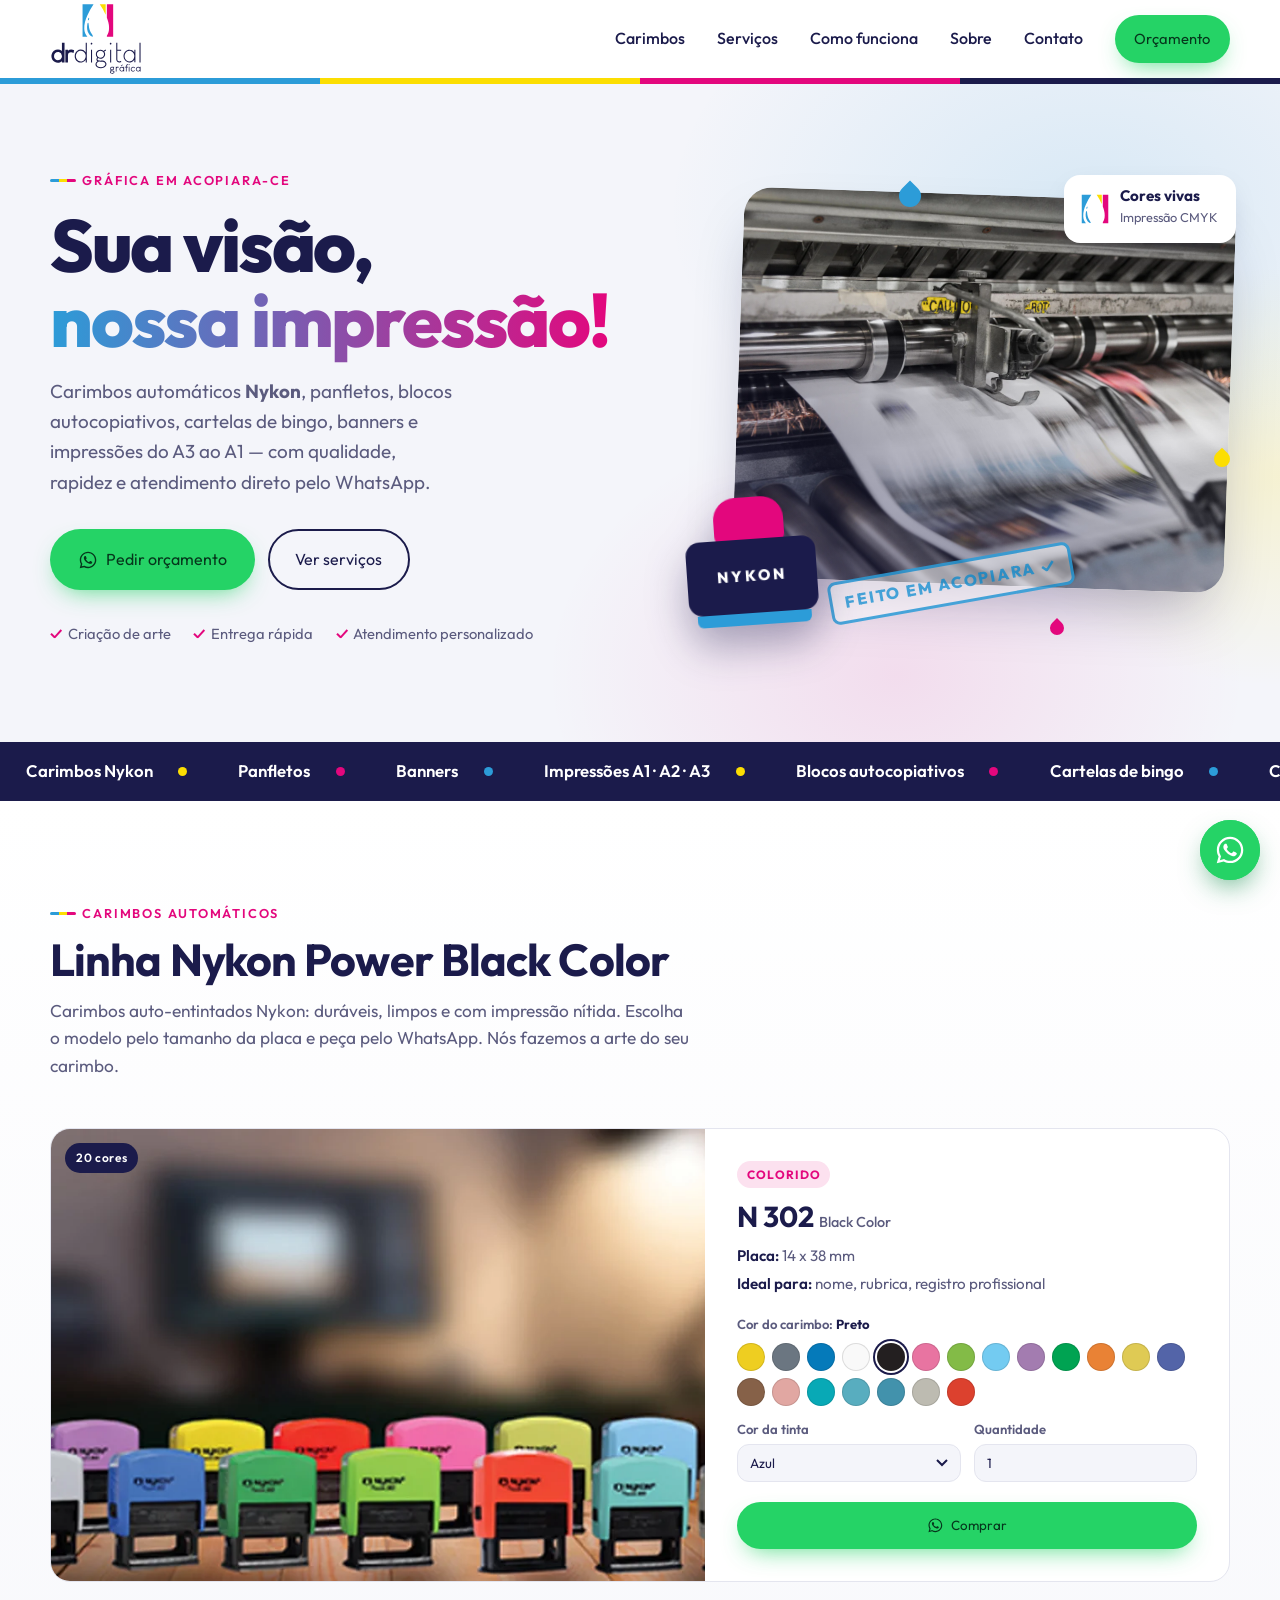
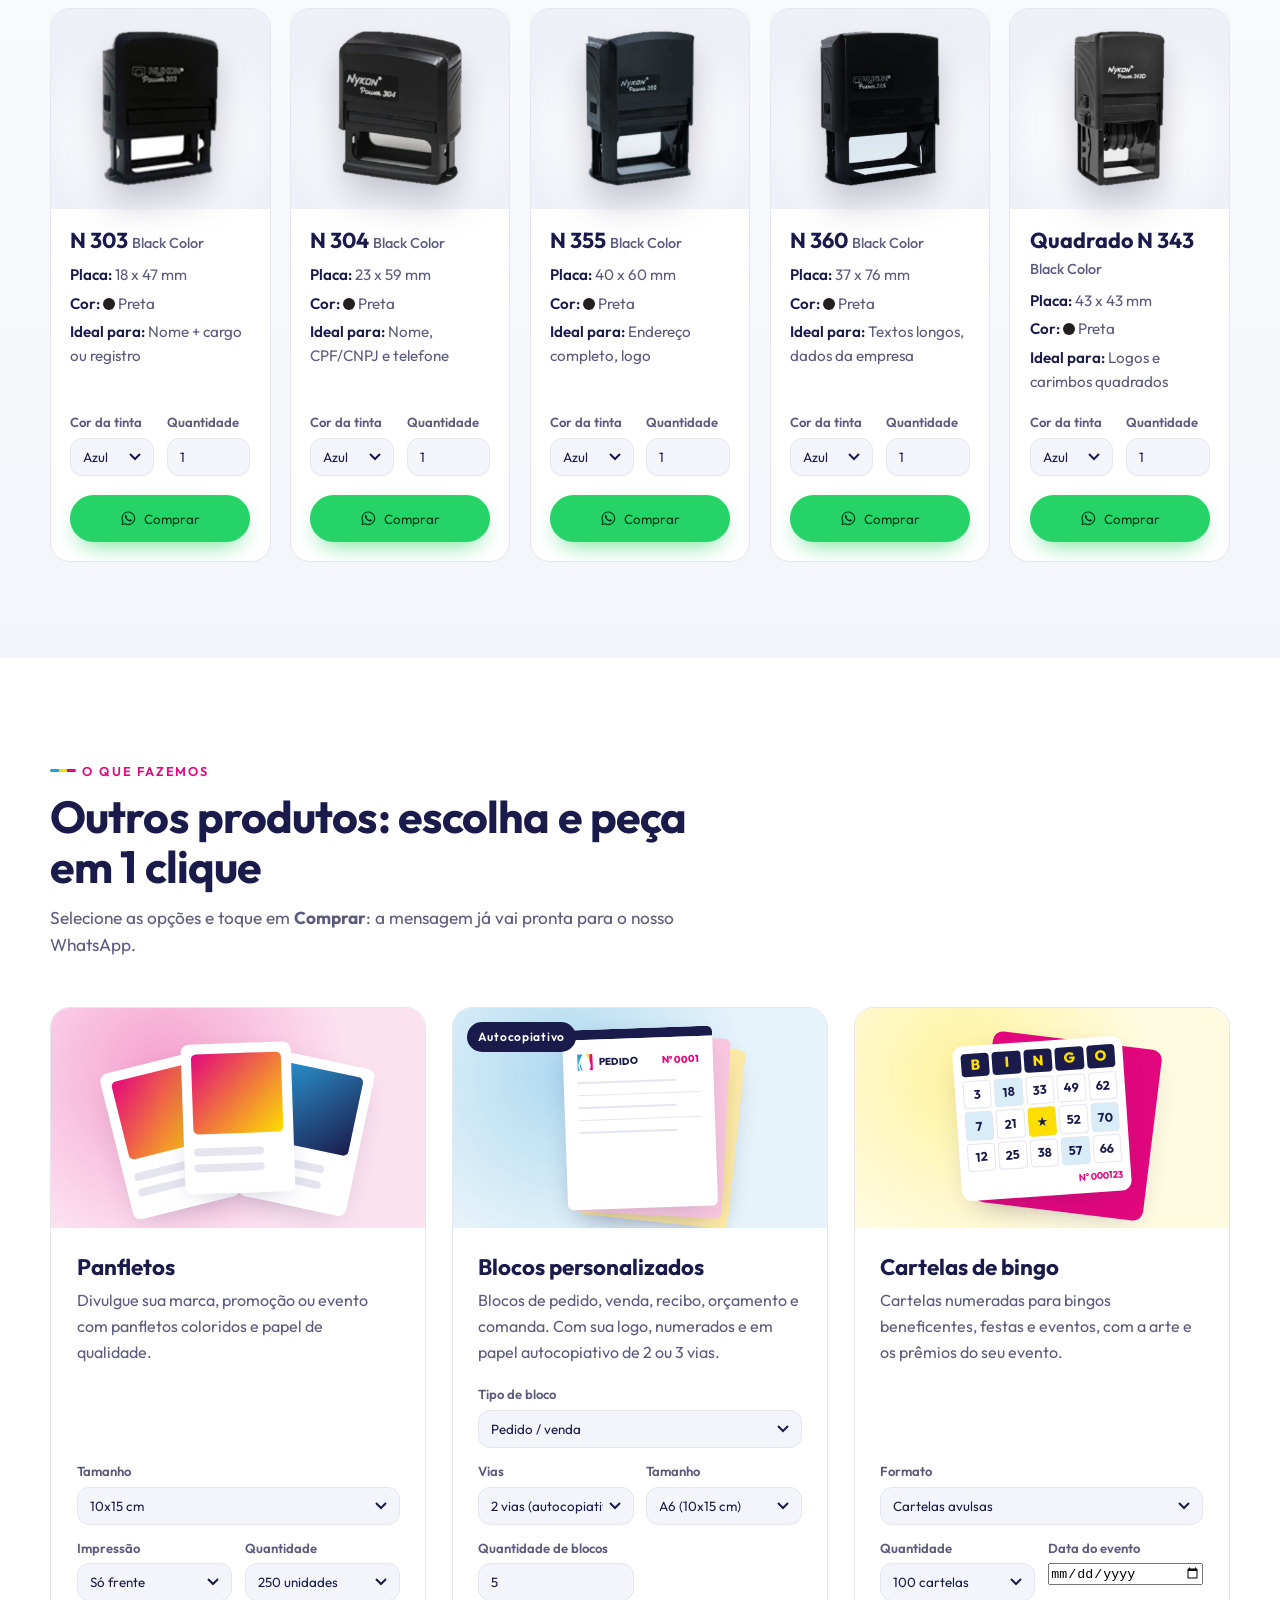
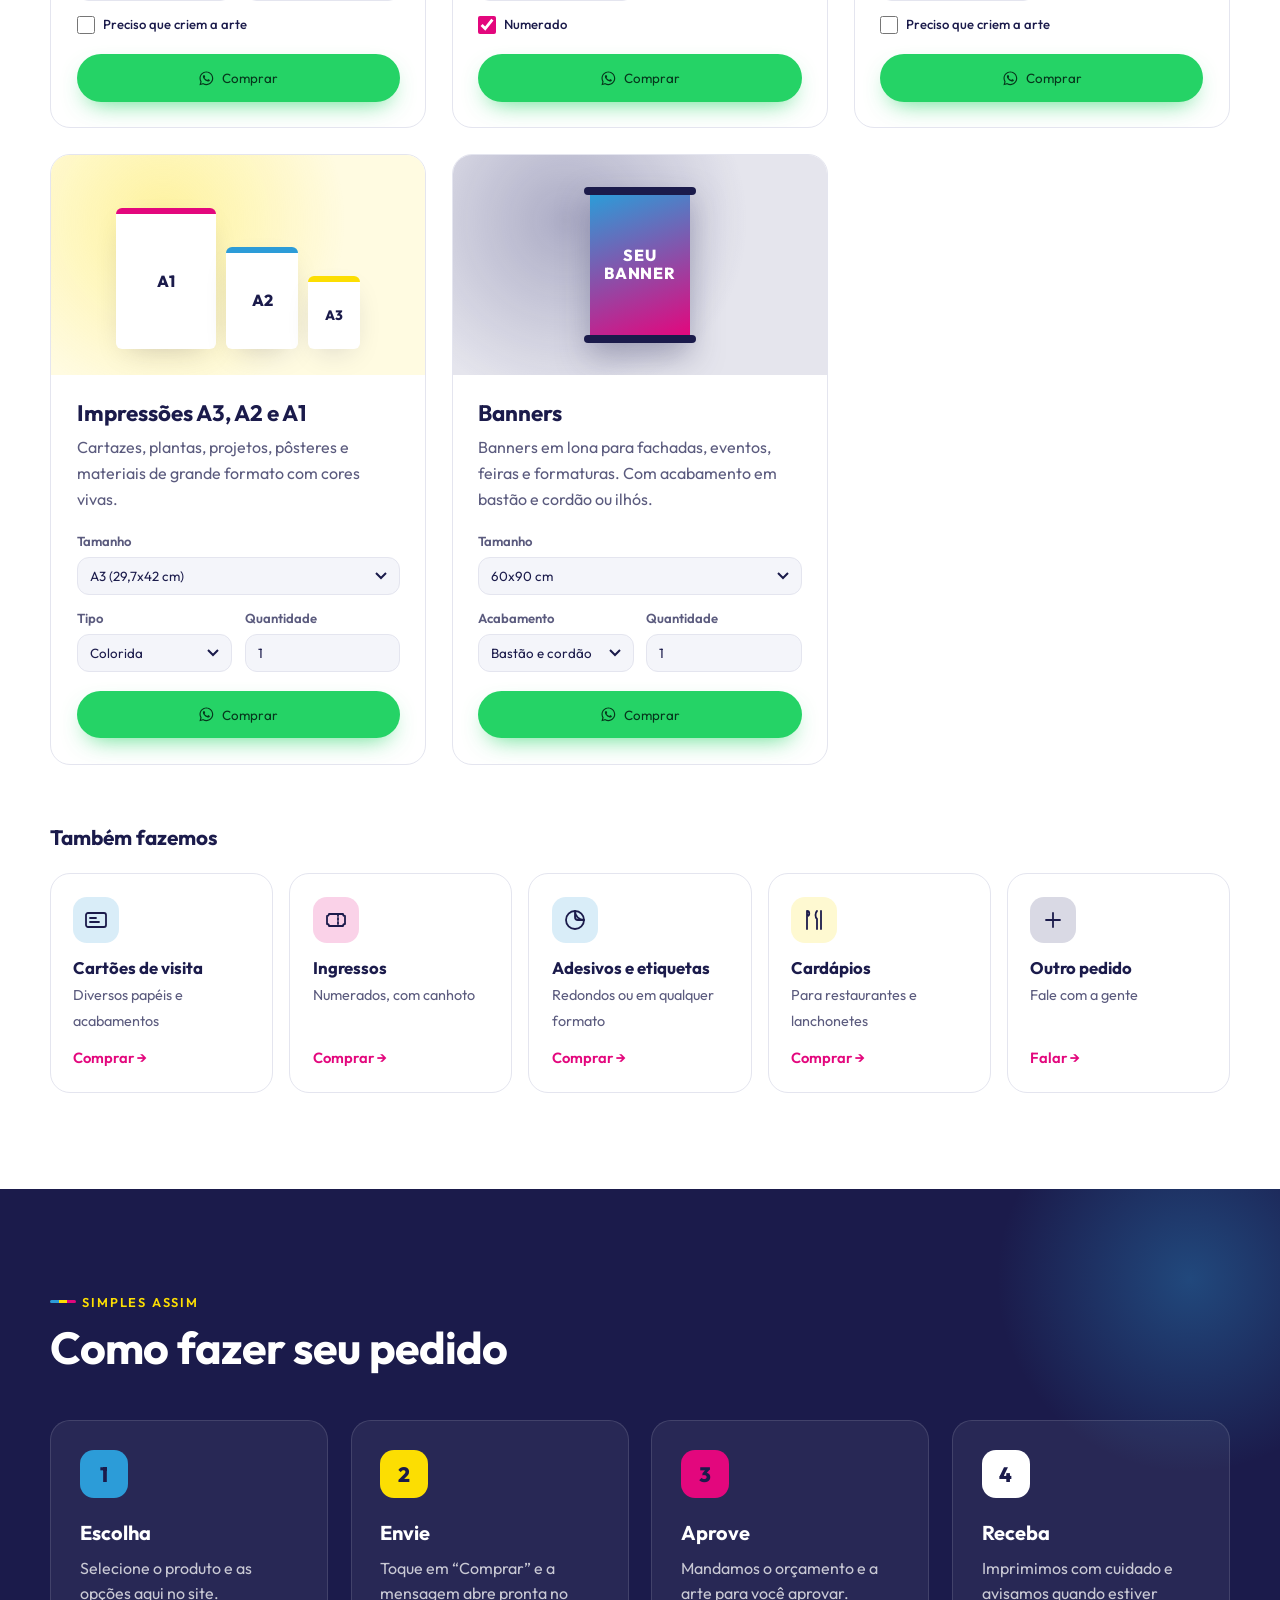
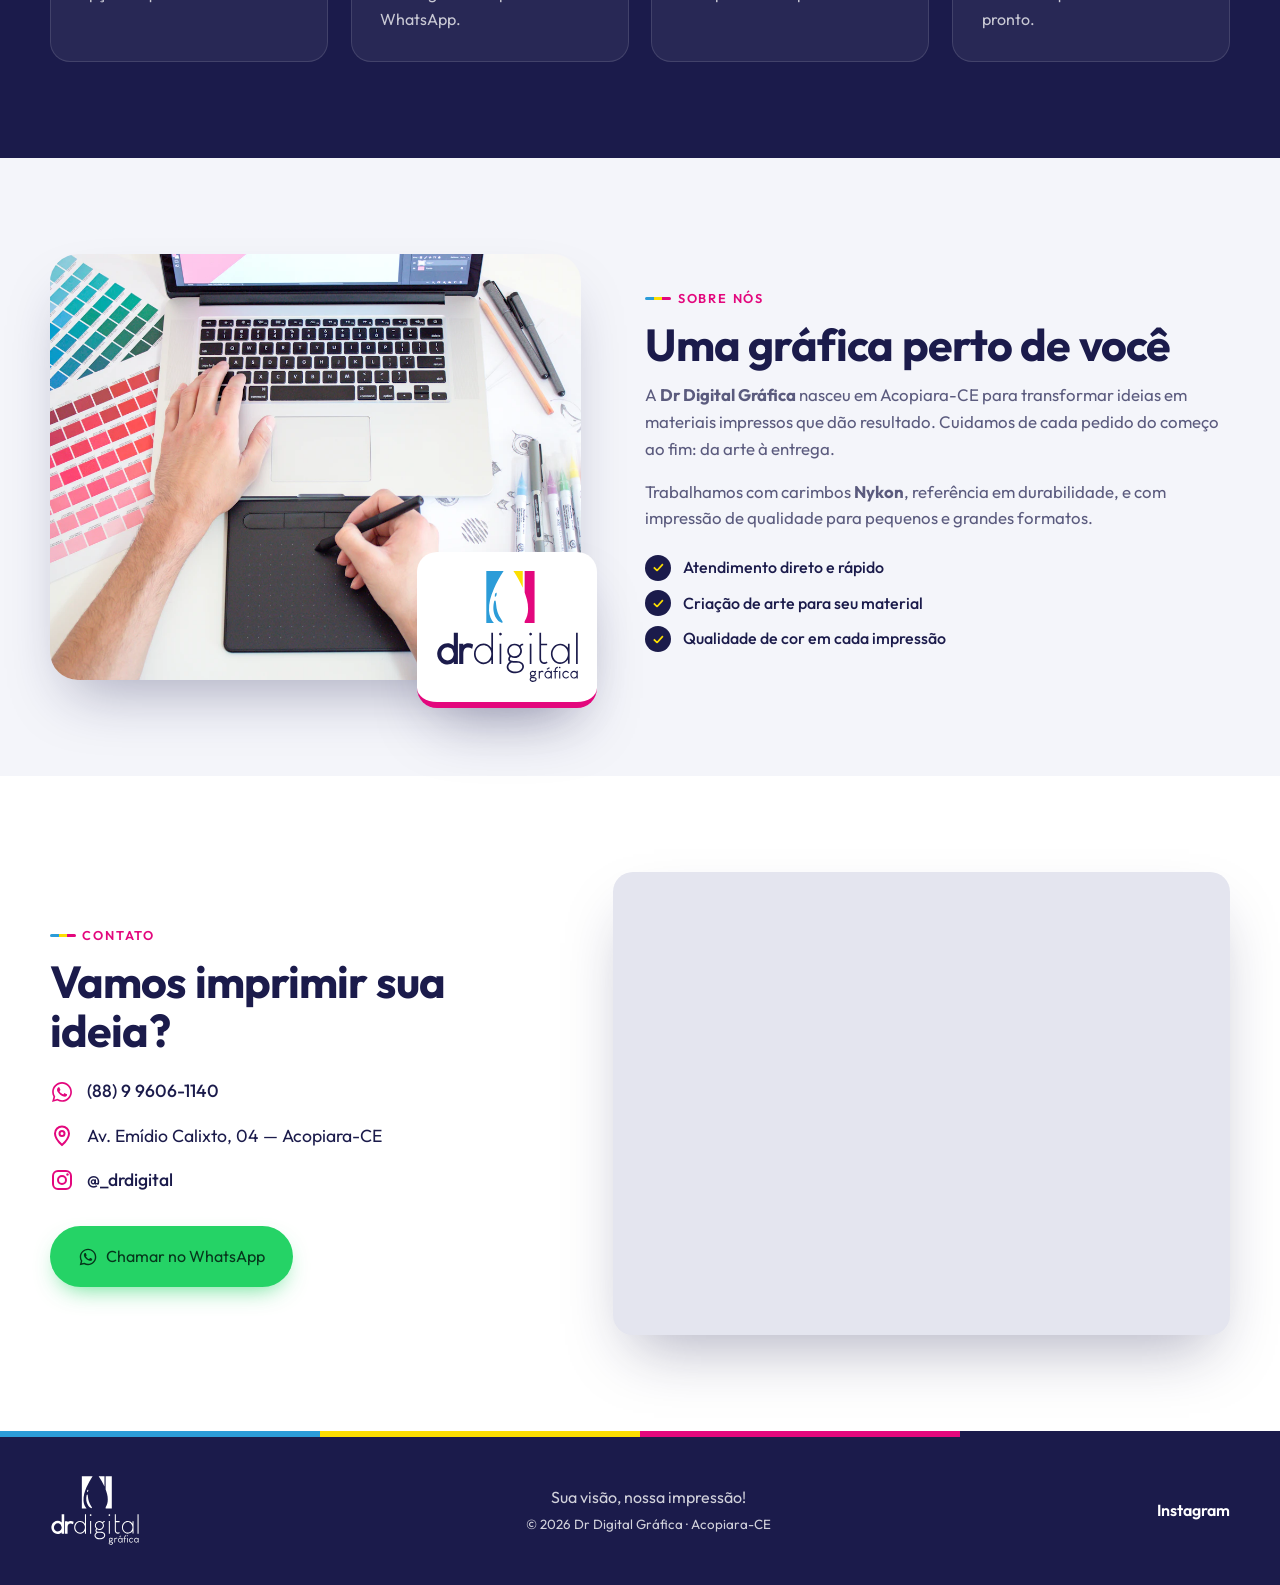
<file: index.html>
<!doctype html>
<html lang="pt-BR">
<head>
  <meta charset="utf-8">
  <meta name="viewport" content="width=device-width, initial-scale=1">
  <title>Dr Digital Gráfica | Carimbos Nykon, Panfletos, Banners e Impressões em Acopiara-CE</title>
  <meta name="description" content="Dr Digital Gráfica em Acopiara-CE: carimbos automáticos Nykon, panfletos, banners, impressões A1 a A3, cartões de visita, blocos e cardápios. Peça pelo WhatsApp.">
  <meta name="theme-color" content="#1b1b4b">
  <meta property="og:title" content="Dr Digital Gráfica">
  <meta property="og:description" content="Sua visão, nossa impressão! Carimbos Nykon, panfletos, blocos, cartelas de bingo, banners e impressões em Acopiara-CE.">
  <meta property="og:image" content="assets/logo.svg">
  <link rel="icon" href="assets/icon.svg" type="image/svg+xml">
  <link rel="preconnect" href="https://fonts.googleapis.com">
  <link rel="preconnect" href="https://fonts.gstatic.com" crossorigin>
  <link href="https://fonts.googleapis.com/css2?family=Outfit:wght@300;400;500;600;700;800&display=swap" rel="stylesheet">
  <link rel="stylesheet" href="style.css">
</head>
<body>

<header class="topbar" id="topo">
  <div class="wrap topbar__inner">
    <a href="#topo" class="brand" aria-label="Dr Digital Gráfica - início">
      <img src="assets/logo.svg" alt="Dr Digital Gráfica" width="120" height="95">
    </a>
    <nav class="nav" id="nav" aria-label="Principal">
      <a href="#carimbos">Carimbos</a>
      <a href="#servicos">Serviços</a>
      <a href="#como-funciona">Como funciona</a>
      <a href="#sobre">Sobre</a>
      <a href="#contato">Contato</a>
      <a class="btn btn--sm btn--wa" data-wa="Olá, Dr Digital! Vim pelo site e gostaria de fazer um orçamento." href="#">Orçamento</a>
    </nav>
    <button class="burger" id="burger" aria-label="Abrir menu" aria-expanded="false" aria-controls="nav"><span></span><span></span><span></span></button>
  </div>
</header>

<main>
  <!-- HERO -->
  <section class="hero">
    <div class="cmyk-bar" aria-hidden="true"><i></i><i></i><i></i><i></i></div>
    <div class="wrap hero__grid">
      <div class="hero__text">
        <span class="eyebrow">Gráfica em Acopiara-CE</span>
        <h1>Sua visão,<br><span class="hl">nossa impressão!</span></h1>
        <p class="lead">Carimbos automáticos <strong>Nykon</strong>, panfletos, blocos autocopiativos, cartelas de bingo, banners e impressões do A3 ao A1 — com qualidade, rapidez e atendimento direto pelo WhatsApp.</p>
        <div class="hero__cta">
          <a class="btn btn--wa" data-wa="Olá, Dr Digital! Vim pelo site e gostaria de fazer um orçamento." href="#">
            <svg class="ico" viewBox="0 0 24 24" aria-hidden="true"><use href="#i-wa"/></svg>
            Pedir orçamento
          </a>
          <a class="btn btn--ghost" href="#servicos">Ver serviços</a>
        </div>
        <ul class="hero__tags">
          <li>Criação de arte</li><li>Entrega rápida</li><li>Atendimento personalizado</li>
        </ul>
      </div>

      <div class="hero__art" aria-hidden="true">
        <figure class="hero__photo"><img src="assets/img/impressao-offset.webp" alt="" width="1400" height="935"></figure>
        <div class="hero__chip"><img src="assets/icon.svg" alt="" width="28" height="30"><span><b>Cores vivas</b><small>Impressão CMYK</small></span></div>
        <div class="stamp">
          <div class="stamp__top"></div>
          <div class="stamp__body">NYKON</div>
          <div class="stamp__base"></div>
        </div>
        <div class="imprint">FEITO EM ACOPIARA ✓</div>
        <div class="drop d1"></div><div class="drop d2"></div><div class="drop d3"></div>
      </div>
    </div>
  </section>

  <!-- FAIXA -->
  <div class="ticker" aria-hidden="true">
    <div class="ticker__track">
      <span>Carimbos Nykon</span><span>Panfletos</span><span>Banners</span><span>Impressões A1 · A2 · A3</span><span>Blocos autocopiativos</span><span>Cartelas de bingo</span><span>Comandas</span><span>Ingressos</span><span>Cartões de visita</span>
      <span>Carimbos Nykon</span><span>Panfletos</span><span>Banners</span><span>Impressões A1 · A2 · A3</span><span>Blocos autocopiativos</span><span>Cartelas de bingo</span><span>Comandas</span><span>Ingressos</span><span>Cartões de visita</span>
    </div>
  </div>

  <!-- NYKON -->
  <section class="section nykon" id="carimbos">
    <div class="wrap">
      <div class="section__head">
        <span class="eyebrow">Carimbos automáticos</span>
        <h2>Linha Nykon Power Black Color</h2>
        <p>Carimbos auto-entintados Nykon: duráveis, limpos e com impressão nítida. Escolha o modelo pelo tamanho da placa e peça pelo WhatsApp. Nós fazemos a arte do seu carimbo.</p>
      </div>

      <article class="nk nk--feature">
        <div class="nk__img nk__img--wide"><img src="assets/nykon/n302-cores.webp" alt="Carimbos Nykon N 302 em várias cores" loading="lazy"><span class="badge">20 cores</span></div>
        <div class="nk__body">
          <span class="nk__tag">Colorido</span>
          <h3>N 302 <small>Black Color</small></h3>
          <ul class="nk__spec"><li><b>Placa:</b> 14 x 38 mm</li><li><b>Ideal para:</b> nome, rubrica, registro profissional</li></ul>
          <form class="order order--nk" data-product="Carimbo Nykon N 302 Black Color (14 x 38 mm)">
            <fieldset class="swatches"><legend>Cor do carimbo: <b class="sw-name">Preto</b></legend><label class="sw" title="Amarelo"><input type="radio" name="Cor do carimbo" value="Amarelo"><span style="--sw:#eece21"></span></label><label class="sw" title="Cinza"><input type="radio" name="Cor do carimbo" value="Cinza"><span style="--sw:#6b7681"></span></label><label class="sw" title="Azul"><input type="radio" name="Cor do carimbo" value="Azul"><span style="--sw:#057aba"></span></label><label class="sw" title="Branco"><input type="radio" name="Cor do carimbo" value="Branco"><span style="--sw:#f9f9f9"></span></label><label class="sw" title="Preto"><input type="radio" name="Cor do carimbo" value="Preto" checked><span style="--sw:#231f20"></span></label><label class="sw" title="Rosa"><input type="radio" name="Cor do carimbo" value="Rosa"><span style="--sw:#e874a1"></span></label><label class="sw" title="Verde-limão"><input type="radio" name="Cor do carimbo" value="Verde-limão"><span style="--sw:#83bb47"></span></label><label class="sw" title="Azul-claro"><input type="radio" name="Cor do carimbo" value="Azul-claro"><span style="--sw:#73cbf1"></span></label><label class="sw" title="Lilás"><input type="radio" name="Cor do carimbo" value="Lilás"><span style="--sw:#a37cb0"></span></label><label class="sw" title="Verde"><input type="radio" name="Cor do carimbo" value="Verde"><span style="--sw:#00a352"></span></label><label class="sw" title="Laranja"><input type="radio" name="Cor do carimbo" value="Laranja"><span style="--sw:#e98235"></span></label><label class="sw" title="Amarelo-ouro"><input type="radio" name="Cor do carimbo" value="Amarelo-ouro"><span style="--sw:#dfca54"></span></label><label class="sw" title="Azul-royal"><input type="radio" name="Cor do carimbo" value="Azul-royal"><span style="--sw:#5364a8"></span></label><label class="sw" title="Marrom"><input type="radio" name="Cor do carimbo" value="Marrom"><span style="--sw:#866148"></span></label><label class="sw" title="Rosé"><input type="radio" name="Cor do carimbo" value="Rosé"><span style="--sw:#e1a7a2"></span></label><label class="sw" title="Turquesa"><input type="radio" name="Cor do carimbo" value="Turquesa"><span style="--sw:#08a9b6"></span></label><label class="sw" title="Azul-piscina"><input type="radio" name="Cor do carimbo" value="Azul-piscina"><span style="--sw:#58adbf"></span></label><label class="sw" title="Azul-petróleo"><input type="radio" name="Cor do carimbo" value="Azul-petróleo"><span style="--sw:#4292ac"></span></label><label class="sw" title="Bege"><input type="radio" name="Cor do carimbo" value="Bege"><span style="--sw:#bdbbb1"></span></label><label class="sw" title="Vermelho"><input type="radio" name="Cor do carimbo" value="Vermelho"><span style="--sw:#dc412e"></span></label></fieldset>
            <label>Cor da tinta
                <select name="Cor da tinta"><option>Azul</option><option>Preta</option><option>Vermelha</option><option>Verde</option></select>
              </label>
              <label>Quantidade
                <input type="number" name="Quantidade" min="1" value="1">
              </label>
            <button class="btn btn--wa btn--block" type="submit">
                <svg class="ico" viewBox="0 0 24 24" aria-hidden="true"><use href="#i-wa"/></svg> Comprar
              </button>
          </form>
        </div>
      </article>

      <div class="nk-grid">
        <article class="nk">
          <div class="nk__img"><img src="assets/nykon/n303.webp" alt="Carimbo automático Nykon N 303 Black Color" loading="lazy"></div>
          <div class="nk__body">
            <h3>N 303 <small>Black Color</small></h3>
            <ul class="nk__spec"><li><b>Placa:</b> 18 x 47 mm</li><li><b>Cor:</b> <span class="dot"></span> Preta</li><li><b>Ideal para:</b> Nome + cargo ou registro</li></ul>
            <form class="order order--nk" data-product="Carimbo Nykon N 303 Black Color (18 x 47 mm)">
              <label>Cor da tinta
                <select name="Cor da tinta"><option>Azul</option><option>Preta</option><option>Vermelha</option><option>Verde</option></select>
              </label>
              <label>Quantidade
                <input type="number" name="Quantidade" min="1" value="1">
              </label>
              <button class="btn btn--wa btn--block" type="submit">
                <svg class="ico" viewBox="0 0 24 24" aria-hidden="true"><use href="#i-wa"/></svg> Comprar
              </button>
            </form>
          </div>
        </article>
        <article class="nk">
          <div class="nk__img"><img src="assets/nykon/n304.webp" alt="Carimbo automático Nykon N 304 Black Color" loading="lazy"></div>
          <div class="nk__body">
            <h3>N 304 <small>Black Color</small></h3>
            <ul class="nk__spec"><li><b>Placa:</b> 23 x 59 mm</li><li><b>Cor:</b> <span class="dot"></span> Preta</li><li><b>Ideal para:</b> Nome, CPF/CNPJ e telefone</li></ul>
            <form class="order order--nk" data-product="Carimbo Nykon N 304 Black Color (23 x 59 mm)">
              <label>Cor da tinta
                <select name="Cor da tinta"><option>Azul</option><option>Preta</option><option>Vermelha</option><option>Verde</option></select>
              </label>
              <label>Quantidade
                <input type="number" name="Quantidade" min="1" value="1">
              </label>
              <button class="btn btn--wa btn--block" type="submit">
                <svg class="ico" viewBox="0 0 24 24" aria-hidden="true"><use href="#i-wa"/></svg> Comprar
              </button>
            </form>
          </div>
        </article>
        <article class="nk">
          <div class="nk__img"><img src="assets/nykon/n355.webp" alt="Carimbo automático Nykon N 355 Black Color" loading="lazy"></div>
          <div class="nk__body">
            <h3>N 355 <small>Black Color</small></h3>
            <ul class="nk__spec"><li><b>Placa:</b> 40 x 60 mm</li><li><b>Cor:</b> <span class="dot"></span> Preta</li><li><b>Ideal para:</b> Endereço completo, logo</li></ul>
            <form class="order order--nk" data-product="Carimbo Nykon N 355 Black Color (40 x 60 mm)">
              <label>Cor da tinta
                <select name="Cor da tinta"><option>Azul</option><option>Preta</option><option>Vermelha</option><option>Verde</option></select>
              </label>
              <label>Quantidade
                <input type="number" name="Quantidade" min="1" value="1">
              </label>
              <button class="btn btn--wa btn--block" type="submit">
                <svg class="ico" viewBox="0 0 24 24" aria-hidden="true"><use href="#i-wa"/></svg> Comprar
              </button>
            </form>
          </div>
        </article>
        <article class="nk">
          <div class="nk__img"><img src="assets/nykon/n360.webp" alt="Carimbo automático Nykon N 360 Black Color" loading="lazy"></div>
          <div class="nk__body">
            <h3>N 360 <small>Black Color</small></h3>
            <ul class="nk__spec"><li><b>Placa:</b> 37 x 76 mm</li><li><b>Cor:</b> <span class="dot"></span> Preta</li><li><b>Ideal para:</b> Textos longos, dados da empresa</li></ul>
            <form class="order order--nk" data-product="Carimbo Nykon N 360 Black Color (37 x 76 mm)">
              <label>Cor da tinta
                <select name="Cor da tinta"><option>Azul</option><option>Preta</option><option>Vermelha</option><option>Verde</option></select>
              </label>
              <label>Quantidade
                <input type="number" name="Quantidade" min="1" value="1">
              </label>
              <button class="btn btn--wa btn--block" type="submit">
                <svg class="ico" viewBox="0 0 24 24" aria-hidden="true"><use href="#i-wa"/></svg> Comprar
              </button>
            </form>
          </div>
        </article>
        <article class="nk">
          <div class="nk__img"><img src="assets/nykon/n343.webp" alt="Carimbo automático Nykon Quadrado N 343 Black Color" loading="lazy"></div>
          <div class="nk__body">
            <h3>Quadrado N 343 <small>Black Color</small></h3>
            <ul class="nk__spec"><li><b>Placa:</b> 43 x 43 mm</li><li><b>Cor:</b> <span class="dot"></span> Preta</li><li><b>Ideal para:</b> Logos e carimbos quadrados</li></ul>
            <form class="order order--nk" data-product="Carimbo Nykon Quadrado N 343 Black Color (43 x 43 mm)">
              <label>Cor da tinta
                <select name="Cor da tinta"><option>Azul</option><option>Preta</option><option>Vermelha</option><option>Verde</option></select>
              </label>
              <label>Quantidade
                <input type="number" name="Quantidade" min="1" value="1">
              </label>
              <button class="btn btn--wa btn--block" type="submit">
                <svg class="ico" viewBox="0 0 24 24" aria-hidden="true"><use href="#i-wa"/></svg> Comprar
              </button>
            </form>
          </div>
        </article>
      </div>
    </div>
  </section>

  <!-- SERVIÇOS -->
  <section class="section" id="servicos">
    <div class="wrap">
      <div class="section__head">
        <span class="eyebrow">O que fazemos</span>
        <h2>Outros produtos: escolha e peça em 1 clique</h2>
        <p>Selecione as opções e toque em <strong>Comprar</strong>: a mensagem já vai pronta para o nosso WhatsApp.</p>
      </div>

      <div class="cards">

        <!-- Panfletos -->
        <article class="card" style="--c: var(--magenta)">
          <div class="card__media media--flyer">
            <div class="flyer f1"></div><div class="flyer f2"></div><div class="flyer f3"></div>
          </div>
          <div class="card__body">
            <h3>Panfletos</h3>
            <p>Divulgue sua marca, promoção ou evento com panfletos coloridos e papel de qualidade.</p>
            <form class="order" data-product="Panfletos">
              <label>Tamanho
                <select name="Tamanho">
                  <option>10x15 cm</option><option>A5 (15x21 cm)</option><option>A4 (21x29,7 cm)</option><option>Outro tamanho</option>
                </select>
              </label>
              <label>Impressão
                <select name="Impressão">
                  <option>Só frente</option><option>Frente e verso</option>
                </select>
              </label>
              <label>Quantidade
                <select name="Quantidade">
                  <option>250 unidades</option><option>500 unidades</option><option>1.000 unidades</option><option>2.500 unidades</option><option>5.000 unidades</option><option>Outra quantidade</option>
                </select>
              </label>
              <label class="check"><input type="checkbox" name="Preciso de arte" value="Sim"> Preciso que criem a arte</label>
              <button class="btn btn--wa btn--block" type="submit">
                <svg class="ico" viewBox="0 0 24 24" aria-hidden="true"><use href="#i-wa"/></svg> Comprar
              </button>
            </form>
          </div>
        </article>

        <!-- Blocos -->
        <article class="card" style="--c: var(--cyan)">
          <div class="card__media media--pad">
            <div class="pad pad--3"></div><div class="pad pad--2"></div>
            <div class="pad pad--1"><div class="pad__head"><img src="assets/icon.svg" alt=""><span>PEDIDO</span><em>Nº 0001</em></div><i></i><i></i><i></i><i></i><i></i></div>
            <span class="badge">Autocopiativo</span>
          </div>
          <div class="card__body">
            <h3>Blocos personalizados</h3>
            <p>Blocos de pedido, venda, recibo, orçamento e comanda. Com sua logo, numerados e em papel autocopiativo de 2 ou 3 vias.</p>
            <form class="order" data-product="Blocos personalizados">
              <label>Tipo de bloco
                <select name="Tipo">
                  <option>Pedido / venda</option><option>Recibo</option><option>Comanda de mesa</option><option>Orçamento</option><option>Receituário</option><option>Outro</option>
                </select>
              </label>
              <label>Vias
                <select name="Vias">
                  <option>1 via</option><option selected>2 vias (autocopiativo)</option><option>3 vias (autocopiativo)</option>
                </select>
              </label>
              <label>Tamanho
                <select name="Tamanho">
                  <option>A6 (10x15 cm)</option><option>A5 (15x21 cm)</option><option>A4 (21x29,7 cm)</option><option>Outro</option>
                </select>
              </label>
              <label>Quantidade de blocos
                <input type="number" name="Quantidade de blocos" min="1" value="5">
              </label>
              <label class="check"><input type="checkbox" name="Numerado" value="Sim" checked> Numerado</label>
              <button class="btn btn--wa btn--block" type="submit">
                <svg class="ico" viewBox="0 0 24 24" aria-hidden="true"><use href="#i-wa"/></svg> Comprar
              </button>
            </form>
          </div>
        </article>

        <!-- Bingo -->
        <article class="card" style="--c: var(--yellow)">
          <div class="card__media media--bingo">
            <div class="bingo bingo--back"></div>
            <div class="bingo"><div class="bingo__head"><b>B</b><b>I</b><b>N</b><b>G</b><b>O</b></div><div class="bingo__grid"><span>3</span><span>18</span><span>33</span><span>49</span><span>62</span><span>7</span><span>21</span><span class="star">★</span><span>52</span><span>70</span><span>12</span><span>25</span><span>38</span><span>57</span><span>66</span></div><div class="bingo__foot">Nº 000123</div></div>
          </div>
          <div class="card__body">
            <h3>Cartelas de bingo</h3>
            <p>Cartelas numeradas para bingos beneficentes, festas e eventos, com a arte e os prêmios do seu evento.</p>
            <form class="order" data-product="Cartelas de bingo">
              <label>Formato
                <select name="Formato">
                  <option>Cartelas avulsas</option><option>Em bloco (com canhoto)</option>
                </select>
              </label>
              <label>Quantidade
                <select name="Quantidade">
                  <option>100 cartelas</option><option>250 cartelas</option><option>500 cartelas</option><option>1.000 cartelas</option><option>Outra quantidade</option>
                </select>
              </label>
              <label>Data do evento
                <input type="date" name="Data do evento">
              </label>
              <label class="check"><input type="checkbox" name="Preciso de arte" value="Sim"> Preciso que criem a arte</label>
              <button class="btn btn--wa btn--block" type="submit">
                <svg class="ico" viewBox="0 0 24 24" aria-hidden="true"><use href="#i-wa"/></svg> Comprar
              </button>
            </form>
          </div>
        </article>

        <!-- Impressões A1-A3 -->
        <article class="card" style="--c: var(--yellow)">
          <div class="card__media media--sizes">
            <div class="sz a1"><span>A1</span></div><div class="sz a2"><span>A2</span></div><div class="sz a3"><span>A3</span></div>
          </div>
          <div class="card__body">
            <h3>Impressões A3, A2 e A1</h3>
            <p>Cartazes, plantas, projetos, pôsteres e materiais de grande formato com cores vivas.</p>
            <form class="order" data-product="Impressão grande formato">
              <label>Tamanho
                <select name="Tamanho">
                  <option>A3 (29,7x42 cm)</option><option>A2 (42x59,4 cm)</option><option>A1 (59,4x84,1 cm)</option>
                </select>
              </label>
              <label>Tipo
                <select name="Tipo">
                  <option>Colorida</option><option>Preto e branco</option>
                </select>
              </label>
              <label>Quantidade
                <input type="number" name="Quantidade" min="1" value="1">
              </label>
              <button class="btn btn--wa btn--block" type="submit">
                <svg class="ico" viewBox="0 0 24 24" aria-hidden="true"><use href="#i-wa"/></svg> Comprar
              </button>
            </form>
          </div>
        </article>

        <!-- Banners -->
        <article class="card" style="--c: var(--navy-2)">
          <div class="card__media media--banner">
            <div class="roll-banner"><b></b><span>SEU<br>BANNER</span><i></i></div>
          </div>
          <div class="card__body">
            <h3>Banners</h3>
            <p>Banners em lona para fachadas, eventos, feiras e formaturas. Com acabamento em bastão e cordão ou ilhós.</p>
            <form class="order" data-product="Banner">
              <label>Tamanho
                <select name="Tamanho">
                  <option>60x90 cm</option><option>80x120 cm</option><option>90x120 cm</option><option>100x150 cm</option><option>Tamanho personalizado</option>
                </select>
              </label>
              <label>Acabamento
                <select name="Acabamento">
                  <option>Bastão e cordão</option><option>Ilhós</option><option>Sem acabamento</option>
                </select>
              </label>
              <label>Quantidade
                <input type="number" name="Quantidade" min="1" value="1">
              </label>
              <button class="btn btn--wa btn--block" type="submit">
                <svg class="ico" viewBox="0 0 24 24" aria-hidden="true"><use href="#i-wa"/></svg> Comprar
              </button>
            </form>
          </div>
        </article>
      </div>

      <h3 class="sub-title">Também fazemos</h3>
      <div class="extras">
        <a class="extra" href="#" data-wa="Olá, Dr Digital! Quero fazer um orçamento de *Cartões de visita*.">
          <span class="extra__ico" style="--c: var(--cyan)"><svg viewBox="0 0 24 24"><rect x="2" y="5" width="20" height="14" rx="2"/><path d="M6 10h6M6 14h9"/></svg></span>
          <span><strong>Cartões de visita</strong><small>Diversos papéis e acabamentos</small></span>
          <span class="extra__go">Comprar →</span>
        </a>
        <a class="extra" href="#" data-wa="Olá, Dr Digital! Quero fazer um orçamento de *Ingressos numerados*.">
          <span class="extra__ico" style="--c: var(--magenta)"><svg viewBox="0 0 24 24"><path d="M3 8a2 2 0 0 0 2-2h14a2 2 0 0 0 2 2v8a2 2 0 0 0-2 2H5a2 2 0 0 0-2-2z"/><path d="M14 6v12" stroke-dasharray="2 2"/></svg></span>
          <span><strong>Ingressos</strong><small>Numerados, com canhoto</small></span>
          <span class="extra__go">Comprar →</span>
        </a>
        <a class="extra" href="#" data-wa="Olá, Dr Digital! Quero fazer um orçamento de *Adesivos / etiquetas*.">
          <span class="extra__ico" style="--c: var(--cyan)"><svg viewBox="0 0 24 24"><circle cx="12" cy="12" r="9"/><path d="M12 3a9 9 0 0 0 9 9h-6a3 3 0 0 1-3-3z"/></svg></span>
          <span><strong>Adesivos e etiquetas</strong><small>Redondos ou em qualquer formato</small></span>
          <span class="extra__go">Comprar →</span>
        </a>
        <a class="extra" href="#" data-wa="Olá, Dr Digital! Quero fazer um orçamento de *Cardápios*.">
          <span class="extra__ico" style="--c: var(--yellow)"><svg viewBox="0 0 24 24"><path d="M5 3v18M5 3c3 0 3 5 0 5M15 3c-2 2-2 6 0 8v10M19 3v18"/></svg></span>
          <span><strong>Cardápios</strong><small>Para restaurantes e lanchonetes</small></span>
          <span class="extra__go">Comprar →</span>
        </a>
        <a class="extra" href="#" data-wa="Olá, Dr Digital! Tenho um pedido diferente e gostaria de um orçamento.">
          <span class="extra__ico" style="--c: var(--navy-2)"><svg viewBox="0 0 24 24"><path d="M12 5v14M5 12h14"/></svg></span>
          <span><strong>Outro pedido</strong><small>Fale com a gente</small></span>
          <span class="extra__go">Falar →</span>
        </a>
      </div>
    </div>
  </section>

  <!-- COMO FUNCIONA -->
  <section class="section section--navy" id="como-funciona">
    <div class="wrap">
      <div class="section__head">
        <span class="eyebrow eyebrow--light">Simples assim</span>
        <h2>Como fazer seu pedido</h2>
      </div>
      <ol class="steps">
        <li style="--c: var(--cyan)"><span class="steps__n">1</span><h3>Escolha</h3><p>Selecione o produto e as opções aqui no site.</p></li>
        <li style="--c: var(--yellow)"><span class="steps__n">2</span><h3>Envie</h3><p>Toque em “Comprar” e a mensagem abre pronta no WhatsApp.</p></li>
        <li style="--c: var(--magenta)"><span class="steps__n">3</span><h3>Aprove</h3><p>Mandamos o orçamento e a arte para você aprovar.</p></li>
        <li style="--c: #fff"><span class="steps__n">4</span><h3>Receba</h3><p>Imprimimos com cuidado e avisamos quando estiver pronto.</p></li>
      </ol>
    </div>
  </section>

  <!-- SOBRE -->
  <section class="section section--soft" id="sobre">
    <div class="wrap about">
      <div class="about__media">
        <img class="about__photo" src="assets/img/criacao-arte.webp" alt="Designer escolhendo cores para uma arte gráfica" loading="lazy" width="1200" height="800">
        <div class="about__badge"><img src="assets/logo.svg" alt="Logo Dr Digital Gráfica" width="424" height="336"></div>
      </div>
      <div class="about__text">
        <span class="eyebrow">Sobre nós</span>
        <h2>Uma gráfica perto de você</h2>
        <p>A <strong>Dr Digital Gráfica</strong> nasceu em Acopiara-CE para transformar ideias em materiais impressos que dão resultado. Cuidamos de cada pedido do começo ao fim: da arte à entrega.</p>
        <p>Trabalhamos com carimbos <strong>Nykon</strong>, referência em durabilidade, e com impressão de qualidade para pequenos e grandes formatos.</p>
        <ul class="checks">
          <li>Atendimento direto e rápido</li>
          <li>Criação de arte para seu material</li>
          <li>Qualidade de cor em cada impressão</li>
        </ul>
      </div>
    </div>
  </section>

  <!-- CONTATO -->
  <section class="section" id="contato">
    <div class="wrap contact">
      <div class="contact__info">
        <span class="eyebrow">Contato</span>
        <h2>Vamos imprimir sua ideia?</h2>
        <ul class="contact__list">
          <li><svg class="ico" viewBox="0 0 24 24"><use href="#i-wa"/></svg><a href="#" data-wa="Olá, Dr Digital! Vim pelo site.">(88) 9 9606-1140</a></li>
          <li><svg class="ico" viewBox="0 0 24 24"><path d="M12 21s-7-6.2-7-11.5A7 7 0 0 1 19 9.5C19 14.8 12 21 12 21z" fill="none" stroke="currentColor" stroke-width="2"/><circle cx="12" cy="9.5" r="2.5" fill="none" stroke="currentColor" stroke-width="2"/></svg><span>Av. Emídio Calixto, 04 — Acopiara-CE</span></li>
          <li><svg class="ico" viewBox="0 0 24 24"><rect x="3" y="3" width="18" height="18" rx="5" fill="none" stroke="currentColor" stroke-width="2"/><circle cx="12" cy="12" r="4" fill="none" stroke="currentColor" stroke-width="2"/><circle cx="17.5" cy="6.5" r="1.2" fill="currentColor"/></svg><a href="https://www.instagram.com/_drdigital/" target="_blank" rel="noopener">@_drdigital</a></li>
        </ul>
        <div class="hero__cta">
          <a class="btn btn--wa" href="#" data-wa="Olá, Dr Digital! Vim pelo site e gostaria de fazer um orçamento.">
            <svg class="ico" viewBox="0 0 24 24" aria-hidden="true"><use href="#i-wa"/></svg> Chamar no WhatsApp
          </a>
        </div>
      </div>
      <div class="contact__map">
        <iframe title="Mapa - Dr Digital Gráfica" loading="lazy" referrerpolicy="no-referrer-when-downgrade"
          src="https://www.google.com/maps?q=Av.+Em%C3%ADdio+Calixto,+04,+Acopiara+-+CE&output=embed"></iframe>
      </div>
    </div>
  </section>
</main>

<footer class="footer">
  <div class="cmyk-bar" aria-hidden="true"><i></i><i></i><i></i><i></i></div>
  <div class="wrap footer__inner">
    <img src="assets/logo-white.svg" alt="Dr Digital Gráfica" width="110" height="87">
    <p>Sua visão, nossa impressão!<br><small>© <span id="ano">2026</span> Dr Digital Gráfica · Acopiara-CE</small></p>
    <a href="https://www.instagram.com/_drdigital/" target="_blank" rel="noopener">Instagram</a>
  </div>
</footer>

<a class="fab" href="#" data-wa="Olá, Dr Digital! Vim pelo site e gostaria de fazer um orçamento." aria-label="Falar no WhatsApp">
  <svg viewBox="0 0 24 24" aria-hidden="true"><use href="#i-wa"/></svg>
</a>

<svg width="0" height="0" style="position:absolute" aria-hidden="true">
  <symbol id="i-wa" viewBox="0 0 24 24"><path fill="currentColor" d="M12.04 2C6.58 2 2.13 6.45 2.13 11.91c0 1.75.46 3.45 1.32 4.95L2.05 22l5.25-1.38c1.45.79 3.08 1.21 4.74 1.21 5.46 0 9.91-4.45 9.91-9.91C21.95 6.45 17.5 2 12.04 2zm0 18.15c-1.48 0-2.93-.4-4.2-1.15l-.3-.18-3.12.82.83-3.04-.2-.31a8.2 8.2 0 0 1-1.26-4.38c0-4.54 3.7-8.24 8.24-8.24 4.54 0 8.24 3.7 8.24 8.24 0 4.55-3.7 8.24-8.23 8.24zm4.52-6.16c-.25-.12-1.47-.72-1.69-.81-.23-.08-.39-.12-.56.12-.16.25-.64.81-.78.97-.14.17-.29.19-.54.06-.25-.12-1.05-.39-1.99-1.23-.74-.66-1.23-1.47-1.38-1.72-.14-.25-.02-.38.11-.51.11-.11.25-.29.37-.43.12-.15.16-.25.25-.41.08-.17.04-.31-.02-.43-.06-.12-.56-1.34-.76-1.84-.2-.48-.41-.42-.56-.43h-.48c-.17 0-.43.06-.66.31-.22.25-.86.85-.86 2.07 0 1.22.89 2.4 1.01 2.56.12.17 1.75 2.67 4.23 3.74.59.26 1.05.41 1.41.52.59.19 1.13.16 1.56.1.48-.07 1.47-.6 1.67-1.18.21-.58.21-1.07.14-1.18-.06-.1-.22-.16-.47-.28z"/></symbol>
</svg>

<script src="script.js"></script>
</body>
</html>
</file>
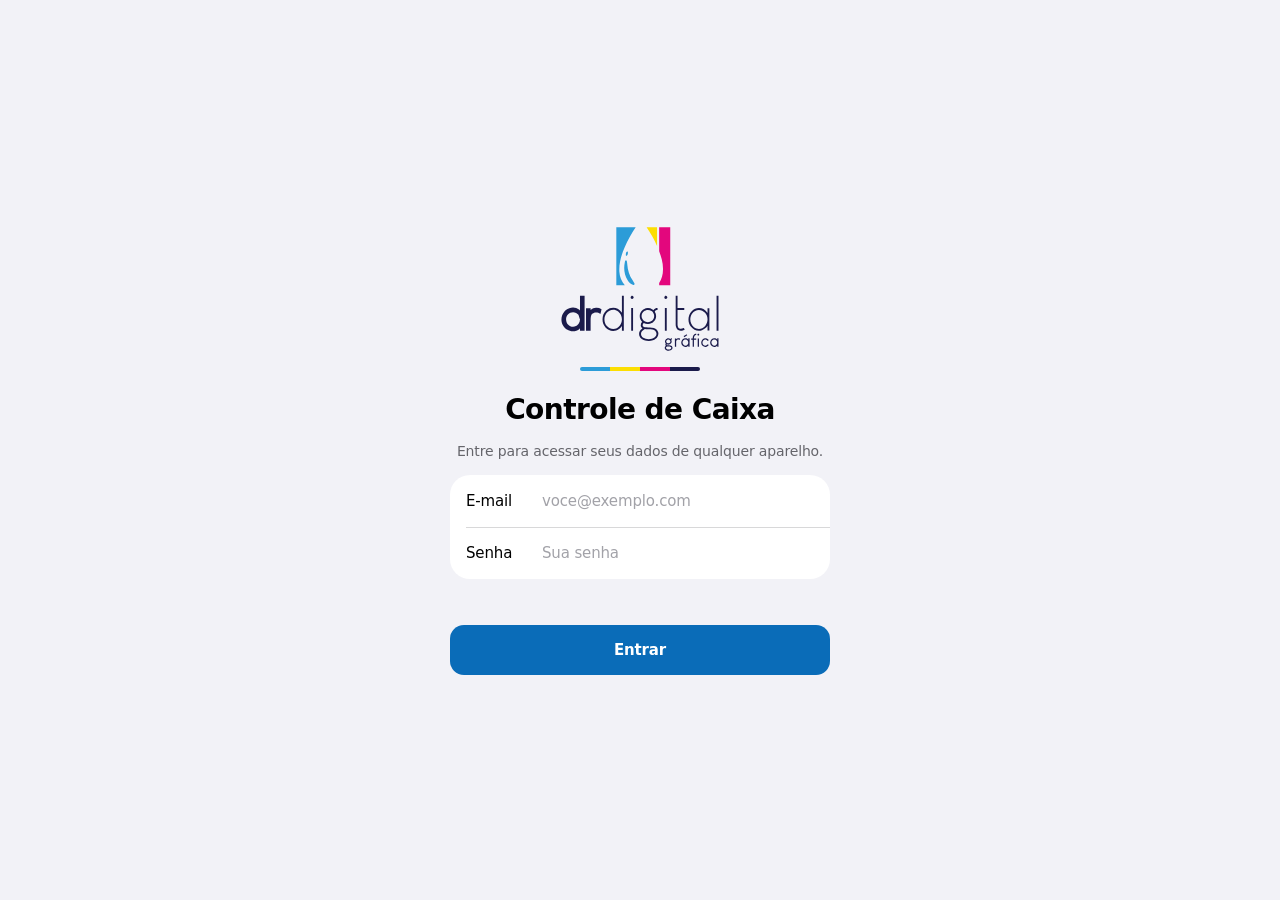
<file: caixa/index.html>
<!doctype html>
<html lang="pt-BR">
<head>
  <meta charset="utf-8">
  <meta name="viewport" content="width=device-width, initial-scale=1, viewport-fit=cover">
  <title>Caixa Dr Digital</title>
  <meta name="description" content="Controle de caixa da Dr Digital Gráfica.">
  <meta name="robots" content="noindex, nofollow">
  <meta name="theme-color" content="#f2f2f7" media="(prefers-color-scheme: light)">
  <meta name="theme-color" content="#000000" media="(prefers-color-scheme: dark)">
  <meta name="mobile-web-app-capable" content="yes">
  <meta name="apple-mobile-web-app-capable" content="yes">
  <meta name="apple-mobile-web-app-status-bar-style" content="default">
  <meta name="apple-mobile-web-app-title" content="Caixa">
  <meta name="format-detection" content="telephone=no">
  <link rel="manifest" href="manifest.webmanifest">
  <link rel="icon" href="assets/icon.svg" type="image/svg+xml">
  <link rel="apple-touch-icon" href="assets/icone-180.png">
  <link rel="stylesheet" href="css/app.css">
  <script>
    // Aplica o tema escolhido antes de desenhar a página (evita piscar).
    try {
      var t = localStorage.getItem('caixa-tema');
      if (t === 'escuro') document.documentElement.setAttribute('data-theme', 'dark');
      if (t === 'claro') document.documentElement.setAttribute('data-theme', 'light');
    } catch (e) {}
  </script>
</head>
<body>
  <div id="app"><div class="carregando"><img src="assets/icon.svg" alt="Carregando…"></div></div>
  <div id="camadas"></div>
  <div id="avisos" aria-live="polite"></div>
  <noscript><p style="padding:24px;font-family:sans-serif">Este aplicativo precisa de JavaScript ativado.</p></noscript>
  <script src="config.js"></script>
  <script type="module" src="js/app.js"></script>
</body>
</html>
</file>
<file: style.css>
/* ===== Cores da marca Dr Digital ===== */
:root {
  --navy: #1b1b4b;
  --navy-2: #2a2a6b;
  --cyan: #2c9cd8;
  --yellow: #fcde02;
  --magenta: #e3077d;
  --wa: #25d366;
  --wa-dark: #128c4a;
  --ink: #1b1b4b;
  --muted: #5b5b7e;
  --bg: #ffffff;
  --soft: #f4f5fa;
  --line: #e4e5ef;
  --radius: 20px;
  --shadow: 0 10px 30px -12px rgba(27, 27, 75, .25);
  --shadow-lg: 0 30px 60px -20px rgba(27, 27, 75, .35);
}

* { box-sizing: border-box; margin: 0; padding: 0; }
html { scroll-behavior: smooth; scroll-padding-top: 90px; }
body {
  font-family: "Outfit", system-ui, sans-serif;
  color: var(--ink);
  background: var(--bg);
  line-height: 1.6;
  -webkit-font-smoothing: antialiased;
  overflow-x: hidden;
}
img { max-width: 100%; height: auto; display: block; }
a { color: inherit; }
.wrap { width: min(1180px, 100% - 32px); margin-inline: auto; }

/* ===== Botões ===== */
.btn {
  display: inline-flex; align-items: center; justify-content: center; gap: .55em;
  font: 600 1rem/1 inherit; font-family: inherit;
  padding: 1em 1.6em; border-radius: 999px; border: 2px solid transparent;
  text-decoration: none; cursor: pointer; transition: transform .2s, box-shadow .2s, background .2s;
}
.btn:hover { transform: translateY(-2px); }
.btn--wa { background: var(--wa); color: #06361c; box-shadow: 0 10px 24px -10px rgba(37, 211, 102, .8); }
.btn--wa:hover { background: #2fe072; }
.btn--ghost { border-color: var(--navy); color: var(--navy); }
.btn--ghost:hover { background: var(--navy); color: #fff; }
.btn--sm { padding: .7em 1.2em; font-size: .92rem; }
.btn--block { width: 100%; margin-top: .4rem; }
.ico { width: 1.25em; height: 1.25em; flex: none; }

.eyebrow {
  display: inline-flex; align-items: center; gap: .5em;
  font-size: .8rem; font-weight: 600; letter-spacing: .14em; text-transform: uppercase; color: var(--magenta);
}
.eyebrow::before { content: ""; width: 26px; height: 3px; border-radius: 3px;
  background: linear-gradient(90deg, var(--cyan) 33%, var(--yellow) 33% 66%, var(--magenta) 66%); }
.eyebrow--light { color: var(--yellow); }

/* ===== Topo ===== */
.topbar { position: sticky; top: 0; z-index: 50; background: rgba(255,255,255,.9); backdrop-filter: blur(12px); transition: box-shadow .3s; }
.topbar.scrolled { box-shadow: 0 6px 24px -12px rgba(27,27,75,.25); }
.topbar__inner { display: flex; align-items: center; justify-content: space-between; height: 78px; }
.brand img { width: 92px; height: auto; }
.nav { display: flex; align-items: center; gap: 2rem; }
.nav a:not(.btn) { text-decoration: none; font-weight: 500; position: relative; }
.nav a:not(.btn)::after { content: ""; position: absolute; left: 0; bottom: -4px; height: 2px; width: 0; background: var(--magenta); transition: width .25s; }
.nav a:not(.btn):hover::after { width: 100%; }
.burger { display: none; background: none; border: 0; width: 44px; height: 44px; cursor: pointer; position: relative; }
.burger span { position: absolute; left: 10px; right: 10px; height: 2.5px; background: var(--navy); border-radius: 2px; transition: .3s; }
.burger span:nth-child(1) { top: 14px; } .burger span:nth-child(2) { top: 21px; } .burger span:nth-child(3) { top: 28px; }
.burger[aria-expanded="true"] span:nth-child(1) { top: 21px; transform: rotate(45deg); }
.burger[aria-expanded="true"] span:nth-child(2) { opacity: 0; }
.burger[aria-expanded="true"] span:nth-child(3) { top: 21px; transform: rotate(-45deg); }

/* ===== Barra CMYK ===== */
.cmyk-bar { display: flex; height: 6px; }
.cmyk-bar i { flex: 1; }
.cmyk-bar i:nth-child(1) { background: var(--cyan); }
.cmyk-bar i:nth-child(2) { background: var(--yellow); }
.cmyk-bar i:nth-child(3) { background: var(--magenta); }
.cmyk-bar i:nth-child(4) { background: var(--navy); }

/* ===== Hero ===== */
.hero { position: relative; background:
  radial-gradient(600px 400px at 85% 20%, rgba(44,156,216,.14), transparent 70%),
  radial-gradient(500px 380px at 70% 90%, rgba(227,7,125,.10), transparent 70%),
  radial-gradient(400px 300px at 100% 60%, rgba(252,222,2,.16), transparent 70%),
  var(--soft); overflow: hidden; }
.hero__grid { display: grid; grid-template-columns: 1.05fr 1fr; gap: 3rem; align-items: center; padding: 5rem 0 6rem; }
.hero h1 { font-size: clamp(2.6rem, 6vw, 4.6rem); line-height: 1.02; font-weight: 800; letter-spacing: -.03em; margin: 1rem 0 1.2rem; }
.hl { background: linear-gradient(90deg, var(--cyan), var(--magenta)); -webkit-background-clip: text; background-clip: text; color: transparent; }
.lead { font-size: 1.18rem; color: var(--muted); max-width: 34ch; }
.hero__cta { display: flex; flex-wrap: wrap; gap: .8rem; margin-top: 2rem; }
.hero__tags { list-style: none; display: flex; flex-wrap: wrap; gap: .5rem 1.4rem; margin-top: 2rem; font-size: .92rem; color: var(--muted); }
.hero__tags li::before { content: "✓"; color: var(--magenta); font-weight: 700; margin-right: .4em; }

/* Ilustração */
.hero__art { position: relative; height: 460px; }
.sheet { position: absolute; background: #fff; border-radius: 14px; box-shadow: var(--shadow-lg); padding: 22px; }
.sheet--a { width: 250px; height: 340px; left: 6%; top: 40px; transform: rotate(-8deg); animation: float 7s ease-in-out infinite; }
.sheet--b { width: 210px; height: 280px; right: 4%; top: 10px; transform: rotate(7deg); animation: float 8s ease-in-out infinite reverse; }
.sheet__bar { height: 110px; border-radius: 8px; background: linear-gradient(135deg, var(--cyan), var(--magenta)); margin-bottom: 18px; }
.sheet__l { height: 10px; border-radius: 6px; background: var(--line); margin-bottom: 10px; }
.sheet__l.short { width: 60%; }
.sheet__blk { height: 70px; border-radius: 8px; background: var(--yellow); margin-top: 18px; }
.sheet--b img { width: 70px; margin: 10px auto 30px; }
.stamp { position: absolute; left: 44%; bottom: 30px; width: 130px; transform: rotate(-4deg); filter: drop-shadow(0 20px 20px rgba(27,27,75,.35)); animation: stamp 4s ease-in-out infinite; }
.stamp__top { width: 70px; height: 46px; margin: 0 auto; border-radius: 22px 22px 8px 8px; background: var(--magenta); }
.stamp__body { height: 74px; border-radius: 14px; background: var(--navy); color: #fff; display: grid; place-items: center; font-weight: 800; letter-spacing: .2em; font-size: .95rem; margin-top: -4px; }
.stamp__base { height: 12px; margin: 0 8px; background: var(--cyan); border-radius: 0 0 6px 6px; }
.imprint { position: absolute; left: 14%; bottom: 40px; transform: rotate(-10deg); border: 3px solid var(--cyan); color: var(--cyan); padding: .35em .8em; border-radius: 8px; font-weight: 800; letter-spacing: .12em; opacity: .85; background: rgba(255,255,255,.6); }
.drop { position: absolute; width: 22px; height: 22px; border-radius: 0 50% 50% 50%; transform: rotate(45deg); }
.d1 { background: var(--cyan); top: 10px; left: 40%; } .d2 { background: var(--yellow); top: 60%; right: 0; width: 16px; height: 16px; } .d3 { background: var(--magenta); bottom: 0; left: 4%; width: 14px; height: 14px; }
@keyframes float { 50% { translate: 0 -14px; } }
@keyframes stamp { 0%, 100% { translate: 0 0; } 45% { translate: 0 -22px; } 55% { translate: 0 -22px; } }

/* ===== Ticker ===== */
.ticker { background: var(--navy); color: #fff; overflow: hidden; padding: 1rem 0; }
.ticker__track { display: flex; width: max-content; animation: tick 30s linear infinite; }
.ticker span { font-weight: 600; font-size: 1.05rem; padding: 0 1.6rem; white-space: nowrap; display: inline-flex; align-items: center; gap: 1.6rem; }
.ticker span::after { content: ""; width: 9px; height: 9px; border-radius: 50%; background: var(--yellow); }
.ticker span:nth-child(3n+2)::after { background: var(--magenta); }
.ticker span:nth-child(3n)::after { background: var(--cyan); }
@keyframes tick { to { transform: translateX(-50%); } }

/* ===== Seções ===== */
.section { padding: 6rem 0; }
.section--soft { background: var(--soft); }
.section--navy { background: var(--navy); color: #fff; position: relative; overflow: hidden; }
.section__head { max-width: 640px; margin-bottom: 3rem; }
.section__head h2, .about h2, .contact h2 { font-size: clamp(1.9rem, 4vw, 2.8rem); line-height: 1.1; letter-spacing: -.02em; font-weight: 700; margin: .7rem 0 .8rem; }
.section__head p { color: var(--muted); font-size: 1.08rem; }

/* ===== Cards de produto ===== */
.cards { display: grid; grid-template-columns: repeat(2, 1fr); gap: 1.6rem; }
.card { background: #fff; border: 1px solid var(--line); border-radius: var(--radius); overflow: hidden; display: flex; flex-direction: column; transition: transform .3s, box-shadow .3s; }
.card:hover { transform: translateY(-4px); box-shadow: var(--shadow-lg); }
.card__media { position: relative; height: 200px; display: grid; place-items: center; background:
  radial-gradient(circle at 30% 30%, color-mix(in srgb, var(--c) 30%, transparent), transparent 60%),
  color-mix(in srgb, var(--c) 12%, #fff); overflow: hidden; }
.card__body { padding: 1.6rem; display: flex; flex-direction: column; flex: 1; }
.card h3 { font-size: 1.4rem; line-height: 1.2; margin-bottom: .5rem; }
.card p { color: var(--muted); margin-bottom: 1.2rem; }
.badge { position: absolute; top: 14px; left: 14px; background: var(--navy); color: #fff; font-size: .75rem; font-weight: 600; letter-spacing: .06em; padding: .45em .9em; border-radius: 999px; }

.order { display: grid; grid-template-columns: 1fr 1fr; gap: .8rem; margin-top: auto; }
.order label { display: flex; flex-direction: column; gap: .3rem; font-size: .82rem; font-weight: 600; color: var(--muted); }
.order label:first-child { grid-column: 1 / -1; }
.order select, .order input[type=number] {
  font: 500 .98rem inherit; font-family: inherit; color: var(--ink);
  padding: .75em .9em; border: 1.5px solid var(--line); border-radius: 12px; background: var(--soft); width: 100%;
  appearance: none; -webkit-appearance: none;
}
.order select { background-image: url("data:image/svg+xml,%3Csvg xmlns='http://www.w3.org/2000/svg' width='12' height='8'%3E%3Cpath d='M1 1l5 5 5-5' fill='none' stroke='%231b1b4b' stroke-width='2'/%3E%3C/svg%3E"); background-repeat: no-repeat; background-position: right .9em center; padding-right: 2.2em; }
.order select:focus, .order input:focus { outline: none; border-color: var(--cyan); box-shadow: 0 0 0 3px rgba(44,156,216,.2); background-color: #fff; }
.order .check { grid-column: 1 / -1; flex-direction: row; align-items: center; gap: .5rem; font-weight: 500; color: var(--ink); cursor: pointer; }
.order .check input { width: 18px; height: 18px; accent-color: var(--magenta); }
.order .btn { grid-column: 1 / -1; }

/* Ilustrações dos cards */
.mini-stamp { width: 96px; filter: drop-shadow(0 14px 14px rgba(27,27,75,.3)); animation: stamp 4s ease-in-out infinite; }
.mini-stamp b { display: block; width: 50px; height: 32px; margin: 0 auto; border-radius: 16px 16px 6px 6px; background: var(--magenta); }
.mini-stamp span { display: grid; place-items: center; height: 54px; border-radius: 10px; background: var(--navy); color: #fff; font-weight: 800; letter-spacing: .18em; font-size: .8rem; margin-top: -3px; }
.mini-stamp i { display: block; height: 9px; margin: 0 6px; border-radius: 0 0 5px 5px; background: var(--cyan); }
.flyer { position: absolute; width: 110px; height: 150px; border-radius: 8px; background: #fff; box-shadow: var(--shadow); }
.flyer::before { content: ""; position: absolute; inset: 10px 10px 60px; border-radius: 5px; background: linear-gradient(135deg, var(--magenta), var(--yellow)); }
.flyer::after { content: ""; position: absolute; left: 10px; right: 30px; bottom: 22px; height: 8px; border-radius: 4px; background: var(--line); box-shadow: 0 -16px 0 var(--line); }
.f1 { transform: rotate(-14deg) translateX(-70px); } .f2 { transform: rotate(-2deg); z-index: 1; } .f3 { transform: rotate(12deg) translateX(70px); }
.f3::before { background: linear-gradient(135deg, var(--cyan), var(--navy)); }
.media--sizes { display: flex; align-items: flex-end; justify-content: center; gap: 10px; padding-bottom: 26px; }
.sz { background: #fff; border-radius: 6px; box-shadow: var(--shadow); display: grid; place-items: center; font-weight: 800; color: var(--navy); border-top: 6px solid var(--c); }
.sz.a1 { width: 100px; height: 141px; --c: var(--magenta); } .sz.a2 { width: 72px; height: 102px; --c: var(--cyan); } .sz.a3 { width: 52px; height: 73px; --c: var(--yellow); font-size: .85rem; }
.roll-banner { width: 100px; display: flex; flex-direction: column; align-items: center; filter: drop-shadow(0 14px 16px rgba(27,27,75,.3)); }
.roll-banner b { width: 112px; height: 8px; background: var(--navy); border-radius: 4px; }
.roll-banner span { width: 100px; height: 140px; background: linear-gradient(160deg, var(--cyan), var(--magenta)); color: #fff; font-weight: 800; display: grid; place-items: center; text-align: center; line-height: 1.1; letter-spacing: .05em; }
.roll-banner i { width: 112px; height: 8px; background: var(--navy); border-radius: 4px; }

.sub-title { font-size: 1.3rem; margin: 3.5rem 0 1.2rem; }
.extras { display: grid; grid-template-columns: repeat(4, 1fr); gap: 1rem; }
.extra { display: flex; flex-direction: column; gap: .8rem; padding: 1.4rem; border: 1px solid var(--line); border-radius: var(--radius); text-decoration: none; background: #fff; transition: .25s; }
.extra:hover { border-color: var(--navy); transform: translateY(-3px); box-shadow: var(--shadow); }
.extra strong { display: block; font-size: 1.05rem; }
.extra small { color: var(--muted); font-size: .9rem; }
.extra__ico { width: 46px; height: 46px; border-radius: 14px; display: grid; place-items: center; background: color-mix(in srgb, var(--c) 18%, #fff); }
.extra__ico svg { width: 24px; height: 24px; fill: none; stroke: var(--navy); stroke-width: 1.8; stroke-linecap: round; stroke-linejoin: round; }
.extra__go { margin-top: auto; font-weight: 600; color: var(--magenta); font-size: .92rem; }

/* ===== Passos ===== */
.section--navy::before { content: ""; position: absolute; right: -120px; top: -120px; width: 420px; height: 420px; border-radius: 50%; background: radial-gradient(circle, rgba(44,156,216,.35), transparent 65%); }
.steps { list-style: none; display: grid; grid-template-columns: repeat(4, 1fr); gap: 1.4rem; position: relative; }
.steps li { padding: 1.8rem; border-radius: var(--radius); background: rgba(255,255,255,.06); border: 1px solid rgba(255,255,255,.12); }
.steps__n { display: grid; place-items: center; width: 48px; height: 48px; border-radius: 14px; background: var(--c); color: var(--navy); font-weight: 800; font-size: 1.3rem; margin-bottom: 1.2rem; }
.steps h3 { font-size: 1.25rem; margin-bottom: .4rem; }
.steps p { color: rgba(255,255,255,.75); }

/* ===== Sobre ===== */
.about { display: grid; grid-template-columns: 1fr 1.1fr; gap: 4rem; align-items: center; }
.about__logo { background: #fff; box-shadow: var(--shadow); border-radius: 32px; padding: 3.5rem; position: relative; }
.about__logo::after { content: ""; position: absolute; inset: auto 24px -14px 24px; height: 14px; border-radius: 0 0 20px 20px;
  background: linear-gradient(90deg, var(--cyan) 33%, var(--yellow) 33% 66%, var(--magenta) 66%); }
.about__logo img { width: 100%; max-width: 340px; margin: auto; }
.about p { color: var(--muted); margin-bottom: 1rem; font-size: 1.05rem; }
.checks { list-style: none; display: grid; gap: .6rem; margin-top: 1.4rem; }
.checks li { display: flex; gap: .7rem; align-items: center; font-weight: 500; }
.checks li::before { content: "✓"; display: grid; place-items: center; width: 26px; height: 26px; border-radius: 50%; background: var(--navy); color: var(--yellow); font-size: .8rem; font-weight: 700; flex: none; }

/* ===== Contato ===== */
.contact { display: grid; grid-template-columns: 1fr 1.2fr; gap: 3rem; align-items: center; }
.contact__list { list-style: none; display: grid; gap: 1rem; margin-top: 1.4rem; font-size: 1.1rem; }
.contact__list li { display: flex; gap: .8rem; align-items: center; }
.contact__list .ico { color: var(--magenta); width: 24px; height: 24px; }
.contact__list a { text-decoration: none; font-weight: 500; }
.contact__list a:hover { color: var(--magenta); }
.contact__map { border-radius: var(--radius); overflow: hidden; box-shadow: var(--shadow-lg); aspect-ratio: 4 / 3; background: var(--line); }
.contact__map iframe { width: 100%; height: 100%; border: 0; }

/* ===== Rodapé ===== */
.footer { background: var(--navy); color: rgba(255,255,255,.8); }
.footer__inner { display: flex; align-items: center; justify-content: space-between; gap: 1.5rem; padding: 2.4rem 0; flex-wrap: wrap; }
.footer img { width: 90px; }
.footer p { text-align: center; }
.footer a { color: #fff; font-weight: 600; text-decoration: none; }
.footer a:hover { color: var(--yellow); }

/* ===== Botão flutuante ===== */
.fab { position: fixed; right: 20px; bottom: 20px; z-index: 60; width: 60px; height: 60px; border-radius: 50%; background: var(--wa); color: #fff; display: grid; place-items: center; box-shadow: 0 12px 28px -8px rgba(18,140,74,.7); transition: transform .2s; }
.fab:hover { transform: scale(1.08); }
.fab svg { width: 32px; height: 32px; }
.fab::before { content: ""; position: absolute; inset: 0; border-radius: 50%; background: var(--wa); animation: pulse 2.4s infinite; z-index: -1; }
@keyframes pulse { 0% { transform: scale(1); opacity: .6; } 100% { transform: scale(1.7); opacity: 0; } }

/* ===== Animação de entrada ===== */
.reveal { opacity: 0; transform: translateY(24px); transition: opacity .7s ease, transform .7s ease; }
.reveal.in { opacity: 1; transform: none; }
@media (prefers-reduced-motion: reduce) {
  *, *::before, *::after { animation: none !important; transition: none !important; }
  .reveal { opacity: 1; transform: none; }
}

/* ===== Responsivo ===== */
@media (max-width: 980px) {
  .hero__grid { grid-template-columns: 1fr; padding: 3rem 0 4rem; gap: 1rem; }
  .hero__art { height: 380px; max-width: 480px; width: 100%; margin: 0 auto; }
  .extras { grid-template-columns: repeat(2, 1fr); }
  .steps { grid-template-columns: repeat(2, 1fr); }
  .about, .contact { grid-template-columns: 1fr; gap: 2.5rem; }
}
@media (max-width: 760px) {
  .burger { display: block; }
  .nav { position: fixed; inset: 78px 0 auto 0; background: #fff; flex-direction: column; align-items: stretch; gap: 0; padding: .5rem 16px 1.2rem; box-shadow: 0 20px 30px -20px rgba(27,27,75,.4);
    transform: translateY(-120%); transition: transform .35s ease; z-index: -1; }
  .nav.open { transform: none; }
  .nav a:not(.btn) { padding: 1rem 0; border-bottom: 1px solid var(--line); }
  .nav .btn { margin-top: 1rem; }
  .cards { grid-template-columns: 1fr; }
  .section { padding: 4.5rem 0; }
  .lead { font-size: 1.06rem; }
}
@media (max-width: 480px) {
  .hero__art { height: 320px; }
  .sheet--a { width: 190px; height: 260px; left: 0; }
  .sheet--b { width: 160px; height: 215px; right: 0; }
  .sheet__bar { height: 80px; }
  .stamp { width: 104px; left: 40%; }
  .imprint { font-size: .8rem; left: 4%; }
  .extras, .steps { grid-template-columns: 1fr; }
  .order { grid-template-columns: 1fr; }
  .footer__inner { flex-direction: column; text-align: center; }
  .hero__cta .btn { flex: 1 1 100%; }
}

/* ===== Imagens ===== */
.card__media .badge { z-index: 1; }
.cards { grid-template-columns: repeat(auto-fill, minmax(340px, 1fr)); }
.card__media { height: 220px; }

.section__head--row { max-width: none; display: flex; justify-content: space-between; align-items: flex-end; gap: 1.5rem; flex-wrap: wrap; }
.section__head--row > div { max-width: 640px; }

@media (max-width: 980px) {
}
@media (max-width: 480px) {
  .cards { grid-template-columns: 1fr; }
}
.imprint { left: 0; bottom: 6px; }
.stamp { left: 52%; bottom: 40px; }
.extras { grid-template-columns: repeat(auto-fit, minmax(190px, 1fr)); }
@media (max-width: 480px) { .imprint { left: 0; bottom: 0; } .stamp { left: 48%; bottom: 30px; } .extras { grid-template-columns: 1fr; } }
.d3 { left: auto; right: 30%; bottom: 0; }
@media (max-width: 480px) { .extras { grid-template-columns: 1fr 1fr; gap: .7rem; } .extra { padding: 1.1rem; } }

/* Hero com foto */
.hero__photo { position: absolute; inset: 20px 0 50px 60px; margin: 0; border-radius: 28px; overflow: hidden; box-shadow: var(--shadow-lg); transform: rotate(2deg); }
.hero__photo::after { content: ""; position: absolute; inset: 0; background: linear-gradient(200deg, rgba(27,27,75,0) 40%, rgba(27,27,75,.55)); }
.hero__photo img { width: 100%; height: 100%; object-fit: cover; }
.hero__chip { position: absolute; right: -6px; top: 0; z-index: 3; display: flex; align-items: center; gap: .7rem; background: #fff; padding: .8rem 1.1rem; border-radius: 16px; box-shadow: var(--shadow); animation: float 6s ease-in-out infinite; }
.hero__chip img { width: 28px; }
.hero__chip b { display: block; font-size: .95rem; line-height: 1.1; }
.hero__chip small { color: var(--muted); font-size: .8rem; }
.stamp { left: 8px; bottom: 10px; z-index: 3; }
.imprint { left: 150px; bottom: 30px; }

/* Bloco autocopiativo */
.media--pad { perspective: 600px; }
.pad { position: absolute; width: 150px; height: 180px; border-radius: 6px; box-shadow: var(--shadow); }
.pad--3 { background: #fde9a6; transform: translate(22px, 14px) rotate(6deg); }
.pad--2 { background: #f9c7df; transform: translate(11px, 7px) rotate(3deg); }
.pad--1 { background: #fff; padding: 14px; transform: rotate(-2deg); display: flex; flex-direction: column; gap: 11px; border-top: 10px solid var(--navy); }
.pad__head { display: flex; align-items: center; gap: 6px; font-size: .62rem; font-weight: 800; color: var(--navy); }
.pad__head img { width: 16px; }
.pad__head em { margin-left: auto; font-style: normal; color: var(--magenta); }
.pad i { display: block; height: 1.5px; background: var(--line); }
.pad i:nth-of-type(odd) { width: 80%; }

/* Cartela de bingo */
.bingo { position: absolute; width: 170px; background: #fff; border-radius: 10px; padding: 8px; box-shadow: var(--shadow); transform: rotate(-4deg); }
.bingo--back { height: 172px; background: var(--magenta); transform: translate(26px, 8px) rotate(7deg); }
.bingo__head { display: grid; grid-template-columns: repeat(5, 1fr); gap: 3px; margin-bottom: 4px; }
.bingo__head b { background: var(--navy); color: var(--yellow); text-align: center; font-weight: 800; border-radius: 4px; font-size: .9rem; }
.bingo__grid { display: grid; grid-template-columns: repeat(5, 1fr); gap: 3px; }
.bingo__grid span { aspect-ratio: 1; display: grid; place-items: center; font-size: .78rem; font-weight: 700; color: var(--navy); border: 1.5px solid var(--line); border-radius: 4px; }
.bingo__grid span:nth-child(4n+2) { background: color-mix(in srgb, var(--cyan) 18%, #fff); }
.bingo__grid .star { background: var(--yellow); border-color: var(--yellow); }
.bingo__foot { text-align: right; font-size: .6rem; font-weight: 700; color: var(--magenta); margin-top: 5px; }

/* Sobre com foto */
.about__media { position: relative; }
.about__photo { width: 100%; height: auto; aspect-ratio: 4 / 3.2; object-fit: cover; border-radius: 28px; box-shadow: var(--shadow-lg); }
.about__badge { position: absolute; right: -16px; bottom: -28px; width: 180px; background: #fff; border-radius: 20px; padding: 1.1rem; box-shadow: var(--shadow-lg); border-bottom: 6px solid var(--magenta); }

@media (max-width: 980px) {
  .hero__photo { inset: 20px 0 50px 30px; }
  .about__badge { right: 8px; }
}
@media (max-width: 480px) {
  .hero__photo { inset: 30px 0 40px 16px; border-radius: 20px; }
  .hero__chip { right: 0; padding: .6rem .8rem; }
  .stamp { left: 0; bottom: 0; }
  .imprint { left: 110px; bottom: 14px; }
  .about__badge { width: 130px; bottom: -20px; padding: .8rem; }
}

/* ===== Carimbos Nykon ===== */
.nykon { background: linear-gradient(180deg, #fff, var(--soft)); }
.nk { background: #fff; border: 1px solid var(--line); border-radius: var(--radius); overflow: hidden; display: flex; flex-direction: column; transition: transform .3s, box-shadow .3s; }
.nk:hover { transform: translateY(-4px); box-shadow: var(--shadow-lg); }
.nk__img { position: relative; height: 230px; display: flex; align-items: center; justify-content: center; padding: 1.4rem; background: radial-gradient(circle at 50% 60%, #fff 0 35%, #eef0f7 75%); }
.nk__img img { width: 100%; height: 100%; min-height: 0; object-fit: contain; filter: drop-shadow(0 18px 18px rgba(27,27,75,.28)); transition: transform .5s ease; }
.nk:hover .nk__img img { transform: translateY(-6px) scale(1.03); }
.nk__img--wide { padding: 0; height: auto; background: #3a2f2c; }
.nk__img--wide img { width: 100%; height: 100%; object-fit: cover; filter: none; }
.nk:hover .nk__img--wide img { transform: scale(1.03); }
.nk__body { padding: 1.4rem 1.5rem 1.5rem; display: flex; flex-direction: column; flex: 1; }
.nk h3 { font-size: 1.35rem; line-height: 1.2; margin-bottom: .6rem; }
.nk h3 small { font-weight: 500; color: var(--muted); font-size: .9rem; }
.nk__spec { list-style: none; display: grid; gap: .25rem; margin-bottom: 1.1rem; color: var(--muted); font-size: .95rem; }
.nk__spec b { color: var(--ink); font-weight: 600; }
.dot { display: inline-block; width: 12px; height: 12px; border-radius: 50%; background: #231f20; vertical-align: -1px; }
.nk__tag { align-self: flex-start; background: color-mix(in srgb, var(--magenta) 12%, #fff); color: var(--magenta); font-size: .75rem; font-weight: 700; letter-spacing: .08em; text-transform: uppercase; padding: .35em .8em; border-radius: 999px; margin-bottom: .7rem; }
.order--nk { margin-top: auto; }
.order--nk label:first-child { grid-column: auto; }

.nk--feature { display: grid; grid-template-columns: 1.25fr 1fr; margin-bottom: 1.6rem; }
.nk--feature .nk__body { padding: 2rem; }
.nk--feature h3 { font-size: 1.8rem; }
.nk-grid { display: grid; grid-template-columns: repeat(auto-fill, minmax(210px, 1fr)); gap: 1.2rem; }
.nk-grid .order--nk { grid-template-columns: 1fr 1fr; }
.nk-grid .nk__body { padding: 1.2rem; }
.nk-grid .nk__img { height: 200px; }

.swatches { grid-column: 1 / -1; border: 0; display: flex; flex-wrap: wrap; gap: 7px; }
.swatches legend { font-size: .82rem; font-weight: 600; color: var(--muted); margin-bottom: .5rem; width: 100%; }
.swatches legend b { color: var(--ink); }
.sw { cursor: pointer; }
.sw input { position: absolute; opacity: 0; pointer-events: none; }
.sw span { display: block; width: 28px; height: 28px; border-radius: 50%; background: var(--sw); box-shadow: inset 0 0 0 1px rgba(0,0,0,.12); transition: transform .15s; }
.sw:hover span { transform: scale(1.12); }
.sw input:checked + span { box-shadow: 0 0 0 2px #fff, 0 0 0 4px var(--navy); }
.sw input:focus-visible + span { outline: 2px solid var(--cyan); outline-offset: 4px; }

@media (max-width: 980px) {
  .nk--feature { grid-template-columns: 1fr; }
  .nk__img--wide { aspect-ratio: 675 / 269; }
}
@media (max-width: 480px) {
  .nk-grid { grid-template-columns: 1fr 1fr; gap: .8rem; }
  .nk-grid .nk__img { height: 150px; padding: .8rem; }
  .nk-grid .nk__body { padding: .9rem; }
  .nk-grid h3 { font-size: 1.05rem; }
  .nk-grid .nk__spec { font-size: .8rem; }
  .nk-grid .order--nk { grid-template-columns: 1fr; gap: .5rem; }
  .nk-grid .btn { padding: .85em .6em; font-size: .9rem; }
  .nk--feature .nk__body { padding: 1.3rem; }
  .sw span { width: 30px; height: 30px; }
}
</file>
<file: caixa/css/app.css>
/* =====================================================================
   Controle de Caixa · Dr Digital
   Visual baseado nas diretrizes de interface da Apple (HIG):
   fonte do sistema, listas agrupadas, folhas, controles segmentados,
   barra de abas flutuante no iPhone e barra lateral no iPad/Mac.
   ===================================================================== */

:root {
  color-scheme: light;
  /* Marca Dr Digital */
  --navy: #1b1b4b;
  --ciano: #2c9cd8;
  --amarelo: #fcde02;
  --magenta: #e3077d;

  /* Superfícies e textos (cores de sistema) */
  --fundo: #f2f2f7;
  --superficie: #ffffff;
  --superficie-2: #f2f2f7;
  --preench: rgba(118, 118, 128, 0.12);
  --preench-2: rgba(118, 118, 128, 0.2);
  --texto: #000000;
  --texto-2: #65656b;
  --texto-3: #a2a2a8;
  --sep: rgba(60, 60, 67, 0.2);
  --vidro: rgba(255, 255, 255, 0.74);
  --vidro-borda: rgba(255, 255, 255, 0.7);
  --sombra: 0 10px 34px rgba(20, 20, 60, 0.14), 0 1px 3px rgba(20, 20, 60, 0.06);
  --veu: rgba(0, 0, 0, 0.32);

  /* Cor de destaque (azul da marca, ajustado para leitura) */
  --tint: #0a6cb8;
  --tint-suave: rgba(10, 108, 184, 0.12);
  --sobre-tint: #ffffff;

  /* Estados */
  --verde: #34c759;
  --verde-txt: #1c7a33;
  --verde-suave: rgba(52, 199, 89, 0.16);
  --vermelho: #ff3b30;
  --vermelho-txt: #c4261d;
  --vermelho-suave: rgba(255, 59, 48, 0.13);
  --laranja: #ff9500;
  --laranja-txt: #96590a;
  --laranja-suave: rgba(255, 149, 0, 0.16);

  /* Séries dos gráficos (paleta validada para daltonismo) */
  --serie-1: #2a78d6;
  --serie-2: #eb6834;
  --serie-3: #1baf7a;

  --raio: 20px;
  --raio-p: 12px;
  --fonte: -apple-system, BlinkMacSystemFont, "SF Pro Text", "SF Pro Display", system-ui, "Segoe UI", Roboto, "Helvetica Neue", Arial, sans-serif;
  --f-corpo: 17px;
  --f-sub: 15px;
  --f-nota: 13px;
  --f-mini: 12px;
  --lateral: 264px;
}

@media (prefers-color-scheme: dark) {
  :root:not([data-theme="light"]) {
    color-scheme: dark;
    --fundo: #000000; --superficie: #1c1c1e; --superficie-2: #2c2c2e;
    --preench: rgba(118, 118, 128, 0.24); --preench-2: rgba(118, 118, 128, 0.36);
    --texto: #ffffff; --texto-2: #a4a4ab; --texto-3: #6a6a70; --sep: rgba(84, 84, 88, 0.65);
    --vidro: rgba(36, 36, 40, 0.74); --vidro-borda: rgba(255, 255, 255, 0.12);
    --sombra: 0 10px 34px rgba(0, 0, 0, 0.5); --veu: rgba(0, 0, 0, 0.55);
    --tint: #4db5f0; --tint-suave: rgba(77, 181, 240, 0.18); --sobre-tint: #04243a;
    --verde-txt: #32d74b; --verde-suave: rgba(50, 215, 75, 0.18);
    --vermelho-txt: #ff6b62; --vermelho-suave: rgba(255, 69, 58, 0.2);
    --laranja-txt: #ffb340; --laranja-suave: rgba(255, 159, 10, 0.2);
    --serie-1: #3987e5; --serie-2: #d95926; --serie-3: #199e70;
  }
}
:root[data-theme="dark"] {
  color-scheme: dark;
  --fundo: #000000; --superficie: #1c1c1e; --superficie-2: #2c2c2e;
  --preench: rgba(118, 118, 128, 0.24); --preench-2: rgba(118, 118, 128, 0.36);
  --texto: #ffffff; --texto-2: #a4a4ab; --texto-3: #6a6a70; --sep: rgba(84, 84, 88, 0.65);
  --vidro: rgba(36, 36, 40, 0.74); --vidro-borda: rgba(255, 255, 255, 0.12);
  --sombra: 0 10px 34px rgba(0, 0, 0, 0.5); --veu: rgba(0, 0, 0, 0.55);
  --tint: #4db5f0; --tint-suave: rgba(77, 181, 240, 0.18); --sobre-tint: #04243a;
  --verde-txt: #32d74b; --verde-suave: rgba(50, 215, 75, 0.18);
  --vermelho-txt: #ff6b62; --vermelho-suave: rgba(255, 69, 58, 0.2);
  --laranja-txt: #ffb340; --laranja-suave: rgba(255, 159, 10, 0.2);
  --serie-1: #3987e5; --serie-2: #d95926; --serie-3: #199e70;
}

@media (min-width: 900px) {
  :root { --f-corpo: 15px; --f-sub: 14px; --f-nota: 12.5px; --f-mini: 11.5px; }
}

/* ---------- Base ---------- */
*, *::before, *::after { box-sizing: border-box; }
html { -webkit-text-size-adjust: 100%; text-size-adjust: 100%; }
html.travado { overflow: hidden; }
body {
  margin: 0; background: var(--fundo); color: var(--texto);
  font: 400 var(--f-corpo)/1.35 var(--fonte); letter-spacing: -0.01em;
  -webkit-font-smoothing: antialiased; -webkit-tap-highlight-color: transparent;
  overflow-x: hidden;
}
h1, h2, h3, p { margin: 0; }
a { color: var(--tint); text-decoration: none; }
button, input, select, textarea { font: inherit; color: inherit; letter-spacing: inherit; }
button { border: 0; background: none; padding: 0; cursor: pointer; text-align: inherit; }
[hidden] { display: none !important; }
:focus-visible { outline: 3px solid color-mix(in srgb, var(--tint) 55%, transparent); outline-offset: 2px; border-radius: 8px; }
.ic { width: 1.25em; height: 1.25em; flex: none; }
b, strong { font-weight: 600; }
.fraco { color: var(--texto-2); }
.txt-perigo { color: var(--vermelho-txt) !important; }
.ok { color: var(--verde-txt); }
.pos { color: var(--verde-txt); }
.valor, .tile-valor, .heroi-num, .tabela td, .linha-valor { font-variant-numeric: tabular-nums; }
.tile-valor, .heroi-num { font-variant-numeric: normal; }

/* ---------- Estrutura ---------- */
#app { min-height: 100dvh; }
.lateral { display: none; }
.conteudo { min-width: 0; }
#tela { padding: 0 16px calc(120px + env(safe-area-inset-bottom)); max-width: 1180px; margin: 0 auto; outline: 0; }

.topo {
  position: sticky; top: 0; z-index: 20; height: calc(48px + env(safe-area-inset-top)); padding: env(safe-area-inset-top) 12px 0;
  display: grid; grid-template-columns: 1fr auto 1fr; align-items: center; gap: 8px;
  transition: background 0.2s, box-shadow 0.2s;
}
.topo.rolou { background: var(--vidro); -webkit-backdrop-filter: saturate(180%) blur(22px); backdrop-filter: saturate(180%) blur(22px); box-shadow: 0 0.5px 0 var(--sep); }
.topo-esq { display: flex; align-items: center; gap: 6px; min-width: 0; }
.topo-logo { height: 28px; width: auto; margin-left: 4px; }
.topo-voltar { display: inline-flex; align-items: center; gap: 2px; font-size: var(--f-corpo); margin-left: -4px; padding: 6px 4px; }
.topo-voltar .ic { width: 1.4em; height: 1.4em; }
.topo-mini { font-weight: 600; opacity: 0; transition: opacity 0.2s; white-space: nowrap; overflow: hidden; text-overflow: ellipsis; max-width: 52vw; text-align: center; }
.topo.rolou .topo-mini { opacity: 1; }
.topo-acoes { display: flex; justify-content: flex-end; align-items: center; gap: 8px; }
.titulo-grande { font-size: 34px; line-height: 1.12; font-weight: 700; letter-spacing: -0.02em; padding: 2px 4px 12px; overflow-wrap: anywhere; }
.so-largo { display: none !important; }

/* Barra de abas flutuante (iPhone) */
.abas {
  position: fixed; z-index: 30; left: 0; right: 0; bottom: 0; padding: 0 12px calc(10px + env(safe-area-inset-bottom));
  display: flex; gap: 8px; align-items: center; justify-content: center; pointer-events: none;
}
.abas > * { pointer-events: auto; }
.abas-capsula, .abas-mais {
  background: var(--vidro); -webkit-backdrop-filter: saturate(190%) blur(24px); backdrop-filter: saturate(190%) blur(24px);
  border: 0.5px solid var(--vidro-borda); box-shadow: var(--sombra);
}
.abas-capsula { flex: 1; max-width: 460px; display: flex; padding: 4px; border-radius: 999px; }
.abas-capsula a {
  flex: 1 1 auto; min-width: 0; display: flex; flex-direction: column; align-items: center; gap: 1px; padding: 6px 2px 5px; border-radius: 999px;
  color: var(--texto-2); font-size: 10px; font-weight: 600; letter-spacing: -0.02em; white-space: nowrap;
}
.abas-capsula a .ic { width: 23px; height: 23px; }
.abas-capsula a.ativo { color: var(--tint); background: var(--preench); }
.abas-mais { width: 54px; height: 54px; flex: none; border-radius: 50%; display: grid; place-items: center; background: var(--tint); color: var(--sobre-tint); border-color: transparent; }
.abas-mais .ic { width: 26px; height: 26px; stroke-width: 2.4; }
.abas-mais:active, .btn:active, .btn-pilula:active { transform: scale(0.96); }

@media (min-width: 900px) {
  #app { display: grid; grid-template-columns: var(--lateral) minmax(0, 1fr); }
  .abas, .topo-logo, .topo-voltar { display: none !important; }
  .so-largo { display: inline-flex !important; }
  #tela { padding: 0 32px 64px; }
  .topo { height: 56px; padding: 0 32px; grid-template-columns: 1fr auto 1fr; }
  .titulo-grande { font-size: 30px; padding-top: 0; }
  .lateral {
    display: flex; flex-direction: column; gap: 14px; position: sticky; top: 0; height: 100dvh; padding: 22px 14px 16px; overflow-y: auto;
    background: color-mix(in srgb, var(--superficie) 62%, var(--fundo)); border-right: 0.5px solid var(--sep);
  }
  .marca { display: block; padding: 2px 10px 0; }
  .marca img { height: 78px; width: auto; }
  .lateral nav { display: flex; flex-direction: column; gap: 2px; }
  .lateral nav a { display: flex; align-items: center; gap: 10px; padding: 8px 10px; border-radius: 10px; color: var(--texto); font-weight: 500; }
  .lateral nav a .ic { color: var(--tint); width: 20px; height: 20px; }
  .lateral nav a:hover { background: var(--preench); }
  .lateral nav a.ativo { background: var(--tint); color: var(--sobre-tint); }
  .lateral nav a.ativo .ic { color: inherit; }
  .lateral-pe { margin-top: auto; display: flex; align-items: center; gap: 8px; padding: 10px; border-radius: 12px; color: var(--texto-2); font-size: var(--f-nota); }
  .lateral-pe:hover { background: var(--preench); }
  .lateral-pe b { display: block; color: var(--texto); font-weight: 500; }
}
.cmyk { display: flex; height: 4px; border-radius: 4px; overflow: hidden; margin: 0 10px; }
.cmyk i { flex: 1; }
.cmyk i:nth-child(1) { background: var(--ciano); }
.cmyk i:nth-child(2) { background: var(--amarelo); }
.cmyk i:nth-child(3) { background: var(--magenta); }
.cmyk i:nth-child(4) { background: var(--navy); }
.logo-escuro { display: none; }
@media (prefers-color-scheme: dark) {
  :root:not([data-theme="light"]) .logo-claro { display: none; }
  :root:not([data-theme="light"]) .logo-escuro { display: block; }
  :root:not([data-theme="light"]) .cmyk i:nth-child(4) { background: #fff; }
}
:root[data-theme="dark"] .logo-claro { display: none; }
:root[data-theme="dark"] .logo-escuro { display: block; }
:root[data-theme="dark"] .cmyk i:nth-child(4) { background: #fff; }

/* ---------- Botões ---------- */
.btn {
  display: inline-flex; align-items: center; justify-content: center; gap: 6px; min-height: 44px; padding: 0 18px; border-radius: 999px;
  background: var(--tint); color: var(--sobre-tint); font-weight: 600; white-space: nowrap; transition: transform 0.12s, filter 0.12s;
}
.btn:hover { filter: brightness(1.06); }
.btn.sec { background: var(--tint-suave); color: var(--tint); }
.btn.largo { width: 100%; min-height: 50px; border-radius: 14px; margin: 4px 0 20px; }
.btn-texto { color: var(--tint); padding: 8px 6px; min-height: 44px; border-radius: 8px; }
.btn-texto.forte { font-weight: 600; }
.btn-ic { width: 40px; height: 40px; display: inline-grid; place-items: center; border-radius: 50%; color: var(--tint); flex: none; }
.btn-ic:hover { background: var(--preench); }
.btn-ic.ok { color: var(--verde-txt); }
.btn-ic .ic { width: 22px; height: 22px; }
.btn-pilula {
  display: inline-flex; align-items: center; gap: 4px; flex: none; min-height: 32px; padding: 0 14px; border-radius: 999px;
  background: var(--tint-suave); color: var(--tint); font-size: var(--f-sub); font-weight: 600; transition: transform 0.12s;
}
.btn-pilula .ic { width: 16px; height: 16px; }
.link { font-size: var(--f-sub); white-space: nowrap; }
.voltar { display: none; }
@media (min-width: 900px) {
  .btn { min-height: 36px; padding: 0 16px; }
  .btn-pilula { min-height: 28px; }
  .voltar { display: inline-flex; align-items: center; gap: 2px; margin: -4px 0 12px; }
}

/* ---------- Filtros, busca, troca de mês ---------- */
.barra-filtros { display: flex; flex-wrap: wrap; gap: 10px 12px; align-items: center; justify-content: space-between; margin-bottom: 14px; }
.barra-filtros > .seg { flex: 1 1 260px; max-width: 460px; }
.troca-mes { display: inline-flex; align-items: center; gap: 2px; background: var(--superficie); border-radius: 999px; padding: 2px; }
.troca-mes .btn-ic { width: 36px; height: 36px; }
.troca-rotulo { min-width: 150px; text-align: center; font-weight: 600; padding: 6px 8px; border-radius: 999px; }
.troca-rotulo::first-letter { text-transform: uppercase; }
.busca { display: flex; align-items: center; gap: 8px; height: 38px; padding: 0 12px; border-radius: 12px; background: var(--preench); color: var(--texto-2); margin-bottom: 14px; }
.busca input { flex: 1; min-width: 0; border: 0; background: none; outline: 0; color: var(--texto); }
.busca input::placeholder { color: var(--texto-2); }
.busca:focus-within { outline: 3px solid color-mix(in srgb, var(--tint) 45%, transparent); }

.seg { display: flex; padding: 2px; border-radius: 10px; background: var(--preench); min-width: 0; }
.seg label { flex: 1; min-width: 0; position: relative; cursor: pointer; }
.seg input { position: absolute; opacity: 0; inset: 0; margin: 0; cursor: pointer; }
.seg span { display: block; text-align: center; padding: 6px 10px; border-radius: 8px; font-size: var(--f-sub); font-weight: 500; white-space: nowrap; overflow: hidden; text-overflow: ellipsis; }
.seg input:checked + span { background: var(--superficie); font-weight: 600; box-shadow: 0 2px 6px rgba(0, 0, 0, 0.12), 0 0 0 0.5px rgba(0, 0, 0, 0.04); }
.seg input:focus-visible + span { outline: 3px solid color-mix(in srgb, var(--tint) 55%, transparent); }
@media (prefers-color-scheme: dark) { :root:not([data-theme="light"]) .seg input:checked + span { background: #636366; } }
:root[data-theme="dark"] .seg input:checked + span { background: #636366; }

/* ---------- Listas agrupadas ---------- */
.grupo { margin-bottom: 24px; }
.grupo-titulo { font-size: var(--f-nota); font-weight: 400; color: var(--texto-2); text-transform: uppercase; letter-spacing: 0.02em; padding: 0 16px 7px; }
.grupo-titulo.dia { display: flex; justify-content: space-between; gap: 12px; text-transform: none; font-size: var(--f-sub); font-weight: 600; color: var(--texto); letter-spacing: -0.01em; }
.grupo-titulo.dia span:first-child::first-letter { text-transform: uppercase; }
.grupo-titulo.dia span + span { color: var(--texto-2); font-weight: 400; font-variant-numeric: tabular-nums; }
.grupo-rodape { font-size: var(--f-nota); color: var(--texto-2); padding: 7px 16px 0; }
.lista { background: var(--superficie); border-radius: var(--raio); overflow: hidden; }
.lista-interna { background: none; border-radius: 0; margin: 4px -16px -8px; }
.linha {
  position: relative; display: flex; align-items: center; gap: 12px; width: 100%; min-height: 52px; padding: 9px 16px; color: var(--texto); text-align: left;
}
.linha::before { content: ""; position: absolute; top: 0; left: 16px; right: 0; height: 0.5px; background: var(--sep); }
.linha:has(> .bolha)::before, .linha:has(> .avatar)::before { left: 62px; }
.lista > .linha:first-child::before, .lista > :first-child > .linha:first-child::before { display: none; }
.linha-toque { cursor: pointer; }
.linha-toque:hover { background: color-mix(in srgb, var(--preench) 45%, transparent); }
.linha-toque:active { background: var(--preench); }
.linha-alta { align-items: flex-start; padding-top: 12px; padding-bottom: 12px; }
.linha-txt { flex: 1; min-width: 0; display: flex; flex-direction: column; gap: 1px; }
.linha-txt b { font-weight: 500; overflow: hidden; display: -webkit-box; -webkit-box-orient: vertical; -webkit-line-clamp: 2; line-clamp: 2; overflow-wrap: anywhere; }
.linha-txt small, .estado { font-size: var(--f-nota); color: var(--texto-2); overflow-wrap: anywhere; }
.linha-fim { display: flex; flex-direction: column; align-items: flex-end; gap: 2px; flex: none; text-align: right; }
.linha-fim .selo, .linha-fim .btn-pilula { margin-top: 4px; }
.estado { display: inline-flex; align-items: center; gap: 3px; white-space: nowrap; }
.linha-txt .estado { white-space: normal; }
.estado .ic { width: 13px; height: 13px; stroke-width: 2.6; }
.valor { font-weight: 500; white-space: nowrap; }
.linha-valor { color: var(--texto-2); white-space: nowrap; max-width: 46%; overflow: hidden; text-overflow: ellipsis; }
.seta { color: var(--texto-3); width: 18px; height: 18px; margin: 0 -6px 0 -4px; align-self: center; }
.linha-botao { color: var(--tint); cursor: pointer; gap: 12px; }
.linha-botao:hover { background: color-mix(in srgb, var(--preench) 45%, transparent); }
.linha-botao.perigo, .perigo { color: var(--vermelho-txt); }
.linha.fraco { color: var(--texto-2); font-size: var(--f-sub); }

.bolha { width: 34px; height: 34px; border-radius: 50%; display: grid; place-items: center; flex: none; background: var(--preench); color: var(--texto-2); }
.bolha .ic { width: 18px; height: 18px; stroke-width: 2.3; }
.bolha.entrada { background: var(--verde-suave); color: var(--verde-txt); }
.bolha.saida { background: var(--vermelho-suave); color: var(--vermelho-txt); }
.bolha.marca { background: var(--tint-suave); color: var(--tint); }
.avatar { width: 34px; height: 34px; border-radius: 50%; display: grid; place-items: center; flex: none; background: var(--tint-suave); color: var(--tint); font-size: 13px; font-weight: 600; letter-spacing: 0; }
.avatar.critico { background: var(--vermelho-suave); color: var(--vermelho-txt); }
.avatar.grande { width: 64px; height: 64px; font-size: 24px; }

.selo { display: inline-flex; align-items: center; gap: 4px; padding: 3px 9px; border-radius: 999px; font-size: var(--f-mini); font-weight: 600; white-space: nowrap; background: var(--preench); color: var(--texto-2); flex: none; }
.selo .ic { width: 13px; height: 13px; stroke-width: 2.5; }
.selo.bom { background: var(--verde-suave); color: var(--verde-txt); }
.selo.critico { background: var(--vermelho-suave); color: var(--vermelho-txt); }
.selo.atencao, .selo.alerta { background: var(--laranja-suave); color: var(--laranja-txt); }

.vazio { text-align: center; padding: 44px 24px; color: var(--texto-2); display: flex; flex-direction: column; align-items: center; gap: 6px; }
.vazio-ic { width: 60px; height: 60px; border-radius: 50%; background: var(--preench); display: grid; place-items: center; margin-bottom: 8px; }
.vazio-ic .ic { width: 28px; height: 28px; }
.vazio h3 { color: var(--texto); font-size: 20px; font-weight: 600; }
.vazio p { max-width: 340px; font-size: var(--f-sub); }
.vazio .btn { margin-top: 12px; }

/* ---------- Campos de formulário ---------- */
.campo { cursor: text; gap: 12px; }
.campo-rotulo { flex: none; max-width: 48%; }
.campo input:not(.chave), .campo select, .campo textarea { flex: 1; min-width: 0; border: 0; background: none; outline: 0; text-align: right; padding: 4px 0; color: var(--texto); }
.campo input::placeholder, .campo textarea::placeholder { color: var(--texto-3); }
.campo input[type="date"] { min-height: 30px; color: var(--tint); }
.campo .sel { flex: 1; min-width: 0; display: flex; align-items: center; justify-content: flex-end; gap: 2px; color: var(--texto-2); position: relative; }
.campo .sel select { appearance: none; -webkit-appearance: none; color: var(--texto-2); padding-right: 20px; text-align-last: right; cursor: pointer; text-overflow: ellipsis; }
.campo .sel .ic { width: 16px; height: 16px; position: absolute; right: 0; pointer-events: none; }
.campo .din { flex: 1; display: flex; align-items: center; justify-content: flex-end; gap: 6px; min-width: 0; }
.campo .din i { font-style: normal; color: var(--texto-2); }
.campo .din input { flex: 0 1 130px; font-weight: 600; font-variant-numeric: tabular-nums; }
.campo-area { flex-direction: column; align-items: stretch; gap: 4px; }
.campo-area .campo-rotulo { max-width: none; font-size: var(--f-nota); color: var(--texto-2); }
.campo-area textarea { text-align: left; resize: vertical; min-height: 44px; }
.campo .seg { flex: 1; max-width: 300px; margin-left: auto; }
.linha.invalido { background: var(--vermelho-suave); }
.chave { appearance: none; -webkit-appearance: none; width: 51px; height: 31px; border-radius: 999px; background: var(--preench-2); position: relative; cursor: pointer; margin: 0 0 0 auto; flex: none; transition: background 0.2s; }
.chave::after { content: ""; position: absolute; top: 2px; left: 2px; width: 27px; height: 27px; border-radius: 50%; background: #fff; box-shadow: 0 3px 8px rgba(0, 0, 0, 0.15), 0 1px 1px rgba(0, 0, 0, 0.16); transition: transform 0.2s; }
.chave:checked { background: var(--verde); }
.chave:checked::after { transform: translateX(20px); }
.nota { display: flex; gap: 8px; align-items: flex-start; font-size: var(--f-nota); color: var(--texto-2); padding: 0 16px 14px; }
.nota .ic { width: 16px; height: 16px; margin-top: 1px; color: var(--tint); }
.folha-corpo > .seg { margin: 0 0 18px; }
.resumo-folha { background: var(--superficie); border-radius: var(--raio); padding: 16px; margin-bottom: 20px; display: flex; flex-direction: column; gap: 4px; }
.resumo-folha > b { font-size: 20px; font-weight: 600; }
.resumo-folha > span { color: var(--texto-2); font-size: var(--f-sub); }
.resumo-num { display: flex; flex-wrap: wrap; align-items: baseline; gap: 4px 8px; margin: 10px 0 4px; }
.resumo-num strong { font-size: 26px; font-weight: 700; letter-spacing: -0.02em; }
.resumo-num span:not(.selo) { color: var(--texto-2); font-size: var(--f-sub); }
.resumo-num .selo { margin-left: auto; align-self: center; }

/* ---------- Camadas: folhas, alertas, menus ---------- */
#camadas { position: relative; z-index: 100; }
.camada { position: fixed; inset: 0; display: flex; }
.fundo { position: absolute; inset: 0; background: var(--veu); opacity: 0; transition: opacity 0.26s; }
.camada.aberta .fundo { opacity: 1; }
.camada.saindo .fundo { opacity: 0; }

.camada-folha { align-items: flex-end; justify-content: center; }
.folha {
  position: relative; width: 100%; max-height: calc(100dvh - 28px - env(safe-area-inset-top)); display: flex; flex-direction: column;
  background: var(--fundo); border-radius: 26px 26px 0 0; box-shadow: var(--sombra); transform: translateY(100%); transition: transform 0.32s cubic-bezier(0.2, 0.9, 0.25, 1);
}
.camada.aberta .folha { transform: none; }
.camada.saindo .folha { transform: translateY(100%); transition-duration: 0.24s; }
.folha-pega { width: 36px; height: 5px; border-radius: 3px; background: var(--texto-3); margin: 6px auto 0; flex: none; opacity: 0.6; }
.folha-barra { display: grid; grid-template-columns: 1fr auto 1fr; align-items: center; padding: 2px 12px 6px; flex: none; }
.folha-barra h2 { font-size: var(--f-corpo); font-weight: 600; text-align: center; white-space: nowrap; }
.folha-barra > :last-child { justify-self: end; }
.folha-barra > :first-child { justify-self: start; }
.folha-corpo { overflow-y: auto; overscroll-behavior: contain; padding: 10px 16px calc(28px + env(safe-area-inset-bottom)); }
@media (min-width: 700px) {
  .camada-folha { align-items: center; padding: 24px; }
  .folha { width: 540px; max-height: min(86dvh, 860px); border-radius: 22px; transform: translateY(18px) scale(0.97); opacity: 0; transition: transform 0.22s ease, opacity 0.22s ease; }
  .camada.aberta .folha { opacity: 1; }
  .camada.saindo .folha { transform: translateY(12px) scale(0.98); opacity: 0; }
  .folha-pega { display: none; }
  .folha-barra { padding-top: 10px; }
}

.camada-alerta { align-items: center; justify-content: center; padding: 24px; }
.alerta { position: relative; width: min(300px, 100%); border-radius: 18px; overflow: hidden; text-align: center; background: var(--vidro); -webkit-backdrop-filter: saturate(180%) blur(30px); backdrop-filter: saturate(180%) blur(30px); box-shadow: var(--sombra); transform: scale(1.08); opacity: 0; transition: transform 0.2s ease, opacity 0.2s ease; }
.camada.aberta .alerta { transform: none; opacity: 1; }
.camada.saindo .alerta { opacity: 0; }
.alerta-texto { padding: 20px 18px 18px; }
.alerta-texto h2 { font-size: 17px; font-weight: 600; }
.alerta-texto p { font-size: 13px; margin-top: 4px; color: var(--texto); }
.alerta-botoes { display: grid; grid-template-columns: 1fr 1fr; border-top: 0.5px solid var(--sep); }
.alerta-botoes button { min-height: 46px; color: var(--tint); font-size: 17px; text-align: center; }
.alerta-botoes button + button { border-left: 0.5px solid var(--sep); }
.alerta-botoes button:hover { background: var(--preench); }
.alerta-botoes .forte { font-weight: 600; }
.alerta-botoes .perigo { color: var(--vermelho-txt); font-weight: 600; }

.camada-acoes { align-items: flex-end; justify-content: center; padding: 8px 8px calc(8px + env(safe-area-inset-bottom)); }
.acoes { position: relative; width: min(460px, 100%); display: flex; flex-direction: column; gap: 8px; transform: translateY(110%); transition: transform 0.3s cubic-bezier(0.2, 0.9, 0.25, 1); }
.camada.aberta .acoes { transform: none; }
.camada.saindo .acoes { transform: translateY(110%); transition-duration: 0.22s; }
.acoes-grupo { border-radius: 18px; overflow: hidden; background: var(--vidro); -webkit-backdrop-filter: saturate(180%) blur(30px); backdrop-filter: saturate(180%) blur(30px); box-shadow: var(--sombra); }
.acoes-titulo { text-align: center; font-size: var(--f-nota); color: var(--texto-2); font-weight: 600; padding: 12px; }
.acoes-grupo button { display: flex; align-items: center; gap: 12px; width: 100%; min-height: 56px; padding: 8px 16px; border-top: 0.5px solid var(--sep); }
.acoes-grupo button:first-child { border-top: 0; }
.acoes-grupo button:hover { background: var(--preench); }
.acoes-ic { width: 34px; height: 34px; border-radius: 50%; background: var(--tint-suave); color: var(--tint); display: grid; place-items: center; flex: none; }
.acoes-ic .ic { width: 18px; height: 18px; stroke-width: 2.3; }
.acoes-txt { display: flex; flex-direction: column; }
.acoes-txt b { font-weight: 500; }
.acoes-txt small { color: var(--texto-2); font-size: var(--f-nota); }
.acoes-grupo .cancelar { justify-content: center; color: var(--tint); font-weight: 600; }
@media (min-width: 700px) { .camada-acoes { align-items: center; } .acoes { transform: scale(0.96); opacity: 0; transition: transform 0.2s, opacity 0.2s; } .camada.aberta .acoes { opacity: 1; } .camada.saindo .acoes { transform: scale(0.97); opacity: 0; } }

#avisos { position: fixed; z-index: 200; left: 0; right: 0; bottom: calc(86px + env(safe-area-inset-bottom)); display: flex; justify-content: center; padding: 0 16px; pointer-events: none; }
.aviso { pointer-events: auto; display: flex; align-items: center; gap: 14px; max-width: 440px; padding: 11px 18px; border-radius: 999px; background: #2c2c2e; color: #fff; font-size: var(--f-sub); box-shadow: var(--sombra); animation: sobe 0.25s ease; }
.aviso.erro { background: #a3190f; }
.aviso button { color: #7cc8ff; font-weight: 600; }
@keyframes sobe { from { transform: translateY(14px); opacity: 0; } }
@media (min-width: 900px) { #avisos { bottom: 28px; left: var(--lateral); } }

/* ---------- Cartões e painel ---------- */
.painel { display: grid; gap: 16px; grid-template-columns: minmax(0, 1fr); margin-bottom: 24px; }
.cartao { background: var(--superficie); border-radius: var(--raio); padding: 16px; min-width: 0; display: flex; flex-direction: column; gap: 12px; }
.cartao-topo { display: flex; justify-content: space-between; align-items: flex-start; gap: 12px; }
.cartao-topo h2 { font-size: 17px; font-weight: 600; }
.cartao-topo p { font-size: var(--f-nota); color: var(--texto-2); margin-top: 1px; }
.frase { font-size: var(--f-sub); color: var(--texto-2); }
.frase b { color: var(--texto); }
.frase .ic { vertical-align: -4px; }
.destaque-ok { display: flex; align-items: center; gap: 8px; color: var(--verde-txt); font-size: var(--f-sub); padding: 6px 0; }
.boas-vindas { margin-bottom: 16px; }
.boas-vindas h2 { font-size: 20px; }
.boas-vindas p { color: var(--texto-2); }
.botoes { display: flex; flex-wrap: wrap; gap: 10px; }

.heroi { gap: 6px; }
.heroi-topo { display: flex; justify-content: space-between; align-items: center; gap: 10px; flex-wrap: wrap; }
.rotulo { font-size: var(--f-sub); color: var(--texto-2); }
.rotulo::first-letter { text-transform: uppercase; }
.heroi-num { font-size: clamp(40px, 11vw, 54px); line-height: 1.05; font-weight: 700; letter-spacing: -0.03em; margin-top: 4px; }
.heroi.nivel-critico .heroi-num { color: var(--vermelho-txt); }
.heroi-txt { color: var(--texto-2); font-size: var(--f-sub); max-width: 52ch; }
.heroi-linha { display: grid; grid-template-columns: repeat(3, minmax(0, 1fr)); gap: 12px; margin-top: 12px; padding-top: 14px; border-top: 0.5px solid var(--sep); }
.heroi-linha div { display: flex; flex-direction: column; gap: 2px; min-width: 0; }
.heroi-linha span { font-size: var(--f-nota); color: var(--texto-2); display: flex; align-items: center; gap: 5px; }
.heroi-linha b { font-size: var(--f-corpo); font-variant-numeric: tabular-nums; overflow-wrap: anywhere; }
.heroi-prev { display: flex; gap: 8px; margin-top: 10px; padding: 10px 12px; border-radius: var(--raio-p); background: var(--superficie-2); font-size: var(--f-nota); color: var(--texto-2); }
.heroi-prev b { color: var(--texto); }
.heroi-prev .ic { width: 16px; height: 16px; margin-top: 1px; }
@media (max-width: 420px) { .heroi-linha { grid-template-columns: 1fr 1fr; } }

.tiles { display: grid; grid-template-columns: repeat(2, minmax(0, 1fr)); gap: 12px; margin-bottom: 16px; }
.col > .tiles { margin-bottom: 0; }
.tile { background: var(--superficie); border-radius: var(--raio); padding: 14px 16px; display: flex; flex-direction: column; gap: 4px; min-width: 0; color: var(--texto); }
a.tile:hover { background: color-mix(in srgb, var(--superficie) 92%, var(--texto)); }
.tile-rotulo { display: flex; align-items: center; gap: 6px; font-size: var(--f-nota); color: var(--texto-2); }
.tile-rotulo .ic { width: 15px; height: 15px; }
.tile-valor { font-size: clamp(18px, 5.4vw, 22px); font-weight: 700; letter-spacing: -0.02em; overflow-wrap: anywhere; line-height: 1.15; }
.tile.critico .tile-valor { color: var(--vermelho-txt); }
.tile-sub { font-size: var(--f-nota); color: var(--texto-2); overflow-wrap: anywhere; }
.tile-sub .ic, .duas .ic { width: 13px; height: 13px; vertical-align: -2px; margin-right: 3px; stroke-width: 2.5; }
.tile .medidor { margin: 4px 0 2px; }
@media (max-width: 359px) { .tiles { grid-template-columns: 1fr; } }
@media (min-width: 700px) { .tiles-3 { grid-template-columns: repeat(3, minmax(0, 1fr)); } .visao > .tiles:not(.tiles-3) { grid-template-columns: repeat(4, minmax(0, 1fr)); } }
@media (max-width: 699px) { .tiles-3 > :first-child { grid-column: 1 / -1; } }
.painel-2 { display: flex; flex-direction: column; }
.painel-2 .col { display: contents; }
.painel-2 .col:first-child > :nth-child(1) { order: 1; }
.painel-2 .col:last-child > :nth-child(1) { order: 2; }
.painel-2 .col:first-child > :nth-child(2) { order: 3; }
.painel-2 .col:last-child > :nth-child(2) { order: 4; }
.painel-2 .col:first-child > :nth-child(3) { order: 5; }
.painel-2 .col:last-child > :nth-child(3) { order: 6; }
.painel-2 .col:last-child > :nth-child(4) { order: 7; }
.painel-2 .col:first-child > :nth-child(4) { order: 8; }
@media (min-width: 1100px) {
  .painel { grid-template-columns: repeat(2, minmax(0, 1fr)); }
  .area-larga { grid-column: 1 / -1; }
  .painel-2 { display: grid; align-items: start; }
  .painel-2 .col { display: flex; flex-direction: column; gap: 16px; min-width: 0; }
}

.fatias { display: flex; gap: 2px; height: 8px; border-radius: 999px; overflow: hidden; }
.fatias i.bom { background: var(--verde); }
.fatias i.critico { background: var(--vermelho); }
.duas { display: grid; grid-template-columns: 1fr 1fr; gap: 12px; }
.duas div { display: flex; flex-direction: column; }
.duas span { font-size: var(--f-nota); font-weight: 600; }
.duas b { font-size: 22px; font-weight: 700; }
.duas small { font-size: var(--f-nota); color: var(--texto-2); }

.medidor { height: 6px; border-radius: 999px; background: var(--tint-suave); overflow: hidden; width: 100%; }
.medidor i { display: block; height: 100%; border-radius: 999px; background: var(--tint); min-width: 3px; }
.medidor.bom { background: var(--verde-suave); }
.medidor.bom i { background: var(--verde); }
.medidor.critico { background: var(--vermelho-suave); }
.medidor.critico i { background: var(--vermelho); }
.linha-txt .medidor { margin: 6px 0 3px; max-width: 320px; }

.faixa-resumo { display: grid; grid-template-columns: repeat(4, minmax(0, 1fr)); background: var(--superficie); border-radius: var(--raio); padding: 12px 6px; margin-bottom: 20px; }
.faixa-resumo div { display: flex; flex-direction: column; gap: 2px; padding: 0 10px; min-width: 0; }
.faixa-resumo div + div { border-left: 0.5px solid var(--sep); }
.faixa-resumo span { font-size: var(--f-mini); color: var(--texto-2); }
.faixa-resumo b { font-size: var(--f-sub); font-variant-numeric: tabular-nums; overflow-wrap: anywhere; }
@media (max-width: 520px) { .faixa-resumo { grid-template-columns: 1fr 1fr; row-gap: 12px; } .faixa-resumo div:nth-child(3) { border-left: 0; } }

/* ---------- Gráficos ---------- */
.grafico { position: relative; min-height: 120px; }
.grafico svg { display: block; max-width: 100%; height: auto; overflow: visible; }
.g-grade { stroke: var(--sep); stroke-width: 1; opacity: 0.55; }
.g-base { stroke: var(--texto-3); stroke-width: 1; }
.g-eixo { fill: var(--texto-2); font-size: 11px; font-variant-numeric: tabular-nums; }
.g-eixo.forte { fill: var(--texto); font-weight: 600; }
.g-s1 { fill: var(--serie-1); }
.g-s2 { fill: var(--serie-2); }
.g-alvo, .g-captura { fill: transparent; }
.g-banda { outline: 0; cursor: default; }
.g-banda:hover .g-alvo, .g-banda:focus-visible .g-alvo { fill: var(--preench); }
.g-linha3 { fill: none; stroke: var(--serie-3); stroke-width: 2; stroke-linejoin: round; stroke-linecap: round; }
.g-area3 { fill: var(--serie-3); opacity: 0.1; }
.g-ponto3 { fill: var(--serie-3); stroke: var(--superficie); stroke-width: 2; }
.g-mira line { stroke: var(--texto-3); stroke-width: 1; }
.g-captura { cursor: crosshair; outline: 0; }
.legenda { display: flex; flex-wrap: wrap; gap: 4px 16px; font-size: var(--f-nota); color: var(--texto-2); }
.legenda span { display: inline-flex; align-items: center; gap: 6px; }
.p1, .p2, .p3 { display: inline-block; width: 10px; height: 10px; border-radius: 3px; flex: none; }
.p1 { background: var(--serie-1); }
.p2 { background: var(--serie-2); }
.p3 { background: var(--serie-3); }
.dica { position: fixed; z-index: 300; top: 0; left: 0; pointer-events: none; min-width: 150px; padding: 9px 12px; border-radius: 12px; background: var(--vidro); -webkit-backdrop-filter: saturate(180%) blur(20px); backdrop-filter: saturate(180%) blur(20px); border: 0.5px solid var(--sep); box-shadow: var(--sombra); font-size: var(--f-nota); color: var(--texto); display: flex; flex-direction: column; gap: 3px; }
.dica-fixa { position: absolute; }
.dica b { font-weight: 600; }
.dica b::first-letter { text-transform: uppercase; }
.dica span { display: flex; align-items: center; gap: 6px; color: var(--texto-2); }
.dica em { font-style: normal; margin-left: auto; padding-left: 14px; color: var(--texto); font-variant-numeric: tabular-nums; font-weight: 500; }
.dica .tot { border-top: 0.5px solid var(--sep); padding-top: 4px; margin-top: 2px; }

.barras { display: flex; flex-direction: column; gap: 12px; }
.barra { display: flex; flex-direction: column; gap: 5px; border-radius: 8px; outline-offset: 4px; }
.barra-topo { display: flex; justify-content: space-between; gap: 12px; font-size: var(--f-sub); }
.barra-topo span { overflow: hidden; text-overflow: ellipsis; white-space: nowrap; }
.barra-topo b { font-weight: 500; font-variant-numeric: tabular-nums; white-space: nowrap; }
.barra-trilho { height: 8px; }
.barra-trilho i { display: block; height: 100%; border-radius: 0 4px 4px 0; }
.barra-trilho .s1 { background: var(--serie-1); }
.barra-trilho .s2 { background: var(--serie-2); }

.tabela-rolagem { overflow-x: auto; margin: 0 -16px -6px; padding: 0 16px; }
.tabela { width: 100%; border-collapse: collapse; font-size: var(--f-sub); min-width: 460px; }
.tabela th { font-size: var(--f-nota); font-weight: 500; color: var(--texto-2); text-align: right; padding: 8px 0 8px 12px; }
.tabela td { text-align: right; padding: 9px 0 9px 12px; border-top: 0.5px solid var(--sep); white-space: nowrap; }
.tabela th:first-child, .tabela td:first-child { text-align: left; padding-left: 0; text-transform: capitalize; }
.tabela tfoot td { font-weight: 600; border-top: 1px solid var(--texto-3); }
.tabela .apagado td { color: var(--texto-3); }

/* ---------- Ficha do cliente ---------- */
.ficha { flex-direction: row; flex-wrap: wrap; align-items: center; gap: 14px; margin-bottom: 16px; }
.ficha-txt { flex: 1 1 200px; min-width: 0; display: flex; flex-direction: column; align-items: flex-start; gap: 4px; }
.ficha-txt h2 { font-size: 22px; font-weight: 700; letter-spacing: -0.02em; overflow-wrap: anywhere; }
.ficha-txt p { font-size: var(--f-sub); color: var(--texto-2); overflow-wrap: anywhere; }
.ficha-botoes { display: flex; gap: 8px; flex: 1 1 100%; }
.btn-redondo { flex: 1; display: flex; flex-direction: column; align-items: center; gap: 4px; padding: 10px 4px; border-radius: 14px; background: var(--tint-suave); color: var(--tint); font-size: var(--f-mini); font-weight: 600; }
.btn-redondo .ic { width: 20px; height: 20px; }
@media (min-width: 900px) { .ficha-botoes { flex: 0 1 auto; } .btn-redondo { min-width: 84px; } }

#tela:has(.ficha) .titulo-grande { display: none; }
#tela:has(.ficha) .ficha { margin-top: 8px; }
.rodape-app { text-align: center; color: var(--texto-3); font-size: var(--f-nota); padding: 8px 0 16px; }

/* ---------- Login e carregamento ---------- */
.login { min-height: 100dvh; display: grid; place-items: center; padding: 24px 16px; grid-column: 1 / -1; }
.login-cartao { width: min(380px, 100%); display: flex; flex-direction: column; gap: 14px; }
.login-cartao img { height: 128px; width: auto; align-self: center; }
.login-cartao .cmyk { margin: 0 auto 6px; width: 120px; }
.login-cartao h1 { font-size: 28px; font-weight: 700; letter-spacing: -0.02em; text-align: center; }
.login-cartao > p { text-align: center; color: var(--texto-2); font-size: var(--f-sub); }
.login-cartao .campo input { text-align: left; }
.login-cartao .campo-rotulo { width: 64px; }
.login-cartao .btn.largo { margin: 0; }
.login-erro { color: var(--vermelho-txt) !important; min-height: 1.3em; }
.carregando { min-height: 100dvh; display: grid; place-items: center; grid-column: 1 / -1; }
.carregando img { width: 84px; animation: pulsa 1.4s ease-in-out infinite; }
@keyframes pulsa { 50% { opacity: 0.45; transform: scale(0.96); } }

@media (prefers-reduced-motion: reduce) {
  *, *::before, *::after { transition-duration: 0.01ms !important; animation-duration: 0.01ms !important; }
}
@media print {
  .lateral, .abas, .topo, #avisos, .barra-filtros .btn { display: none !important; }
  #app { display: block; }
  body { background: #fff; }
}

/* Relatório dia a dia */
.cartao-dias { margin-bottom: 16px; }
.cartao-dias .cartao-topo { flex-wrap: wrap; align-items: center; }
.cartao-dias .troca-mes { background: var(--superficie-2); }
.cartao-dias .tabela td .fraco { font-size: var(--f-nota); margin-left: 4px; text-transform: none; }
@media (max-width: 560px) {
  .cartao-dias .tabela { min-width: 0; font-size: var(--f-nota); }
  .cartao-dias .tabela th:last-child, .cartao-dias .tabela td:last-child, .cartao-dias .tabela td .fraco { display: none; }
  .cartao-dias .tabela th, .cartao-dias .tabela td { padding-left: 6px; }
}
</file>
